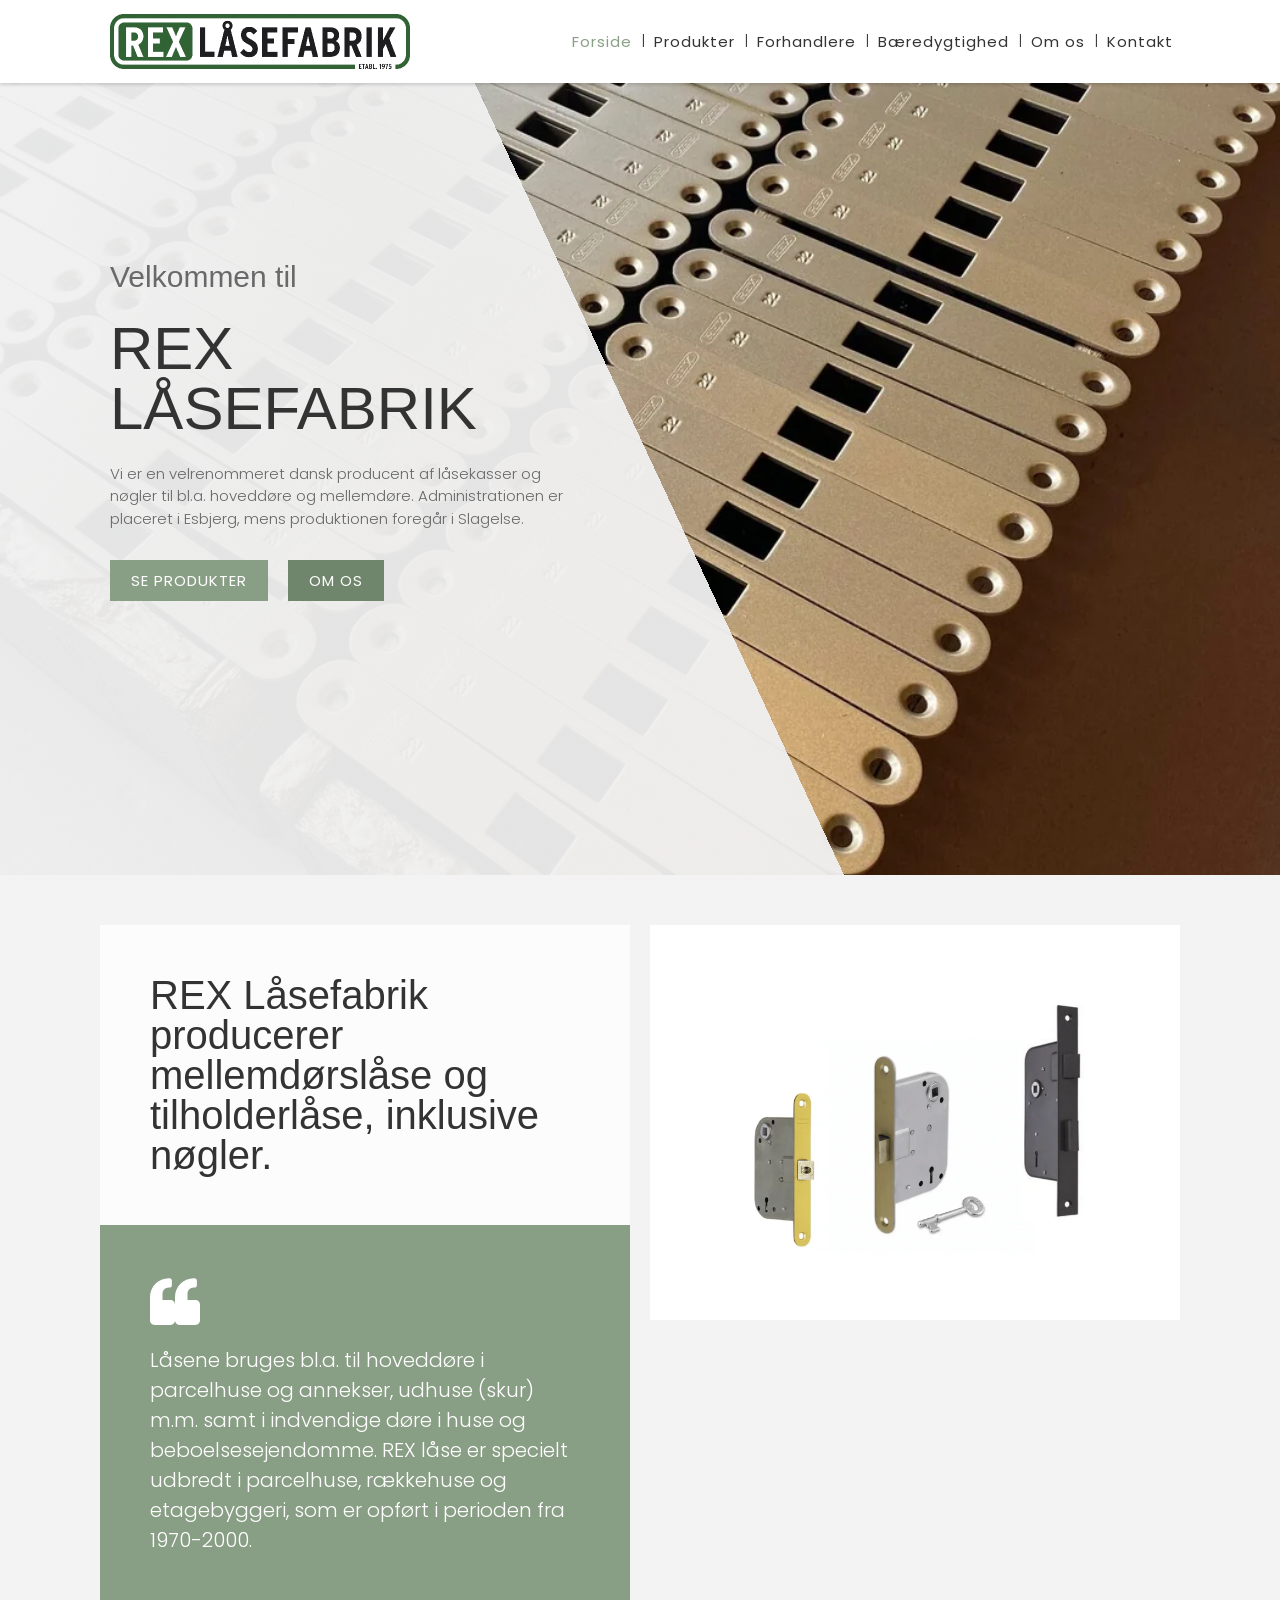
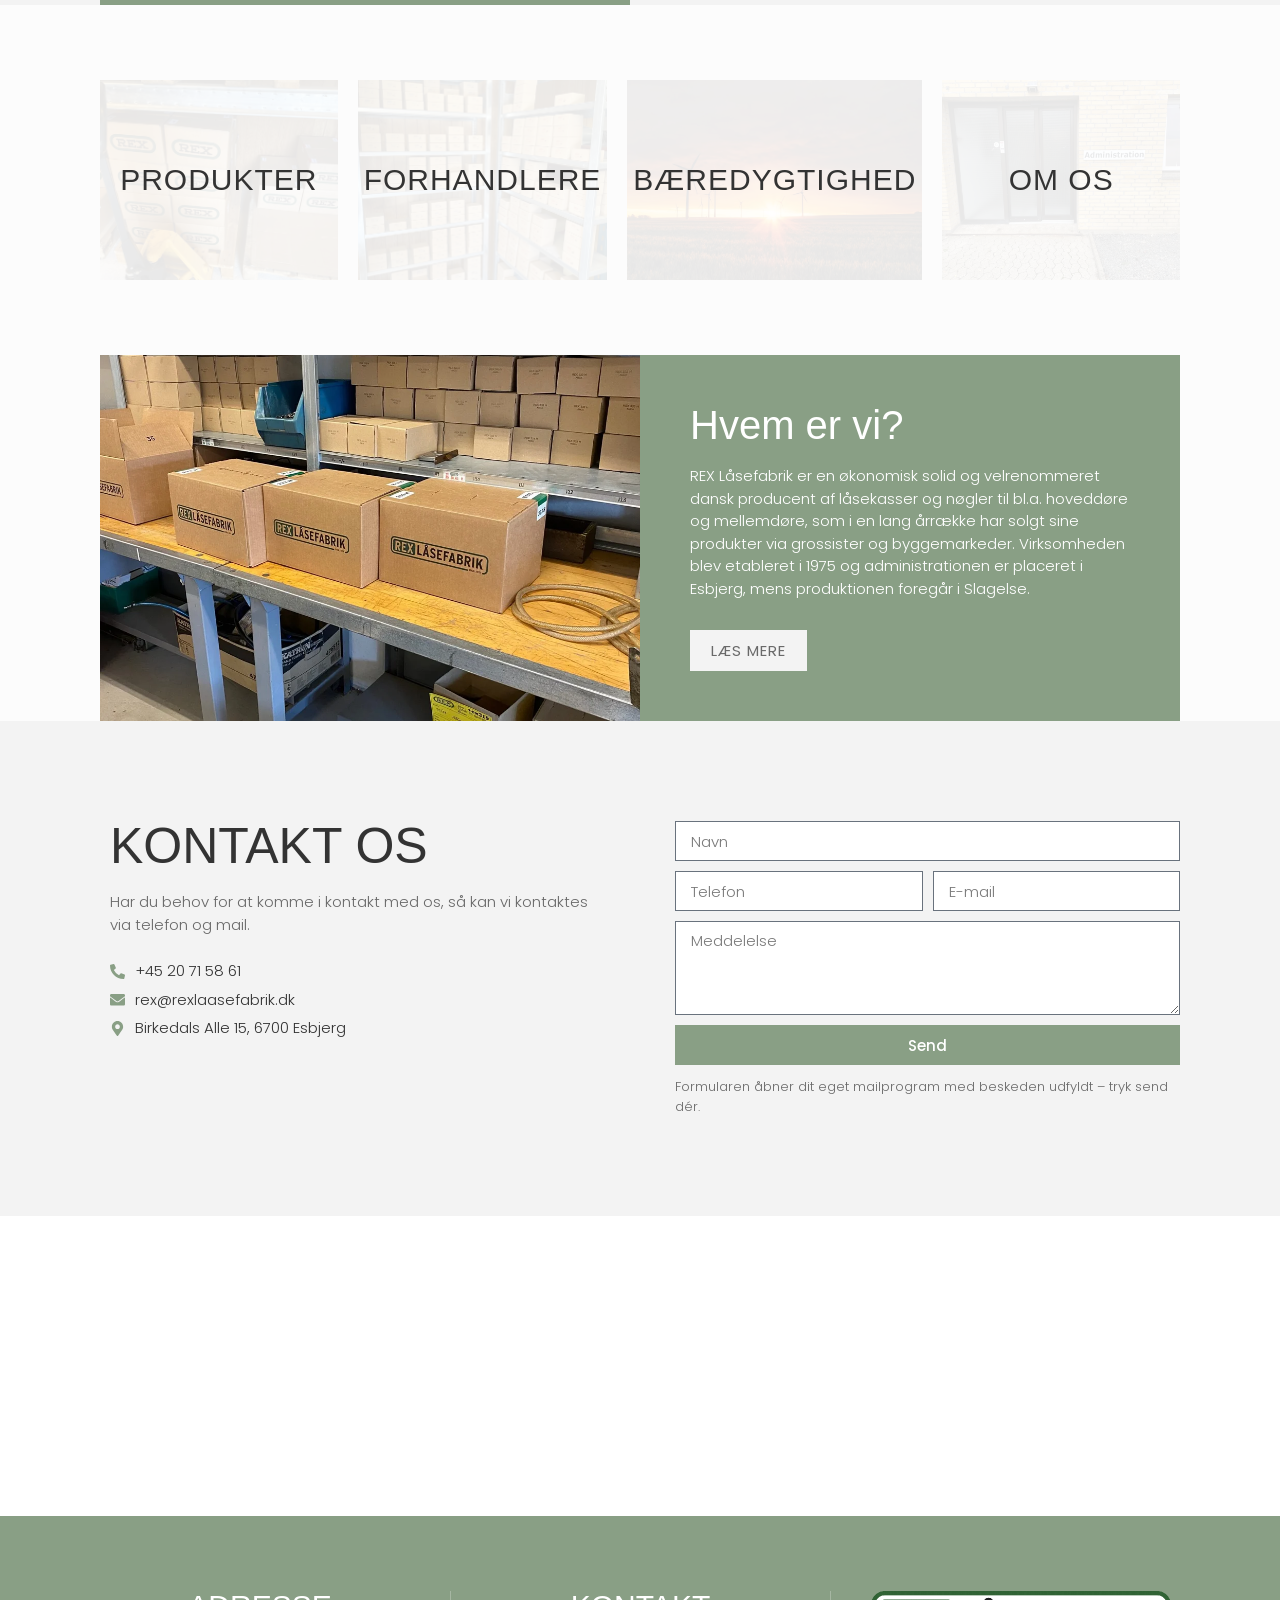
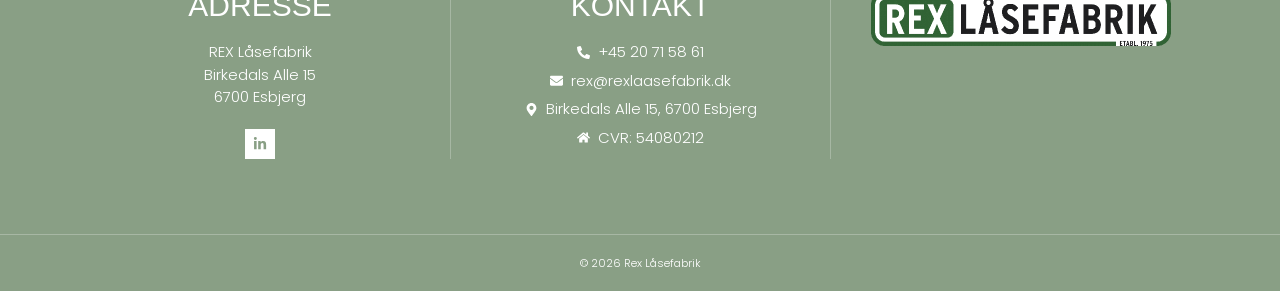
<file: index.html>
<!DOCTYPE html>
<html lang="da">
<head>
<meta charset="utf-8">
<meta name="viewport" content="width=device-width, initial-scale=1">
<title>Rex Låsefabrik – dansk producent af låsekasser og nøgler</title>
<meta name="description" content="REX Låsefabrik er en velrenommeret dansk producent af låsekasser og nøgler til hoveddøre og mellemdøre. Etableret 1975, administration i Esbjerg, produktion i Slagelse.">
<link rel="canonical" href="https://rexlaasefabrik.dk/">
<meta property="og:locale" content="da_DK">
<meta property="og:type" content="website">
<meta property="og:site_name" content="Rex Låsefabrik">
<meta property="og:title" content="Rex Låsefabrik – dansk producent af låsekasser og nøgler">
<meta property="og:description" content="REX Låsefabrik er en velrenommeret dansk producent af låsekasser og nøgler til hoveddøre og mellemdøre. Etableret 1975, administration i Esbjerg, produktion i Slagelse.">
<meta property="og:url" content="https://rexlaasefabrik.dk/">
<meta property="og:image" content="https://rexlaasefabrik.dk/assets/img/hero-1.webp">
<meta name="twitter:card" content="summary_large_image">
<link rel="icon" type="image/png" sizes="32x32" href="assets/favicon/favicon-32.png">
<link rel="icon" type="image/png" sizes="192x192" href="assets/favicon/favicon-192.png">
<link rel="apple-touch-icon" href="assets/favicon/apple-touch-icon.png">
<link rel="preload" href="assets/fonts/poppins-300-latin.woff2" as="font" type="font/woff2" crossorigin>
<link rel="stylesheet" href="assets/fonts/fonts.css">
<link rel="stylesheet" href="kode/styles.css?v=6">
<script src="kode/site.js?v=6" defer></script>
</head>
<body>
<a class="skip-link" href="#content">Videre til indhold</a>
<header class="site-header">
  <div class="container">
    <a class="logo" href="./" aria-label="Rex Låsefabrik – forside"><img src="assets/logo/logo.png" alt="REX Låsefabrik – etabl. 1975" width="300" height="55"></a>
    <button class="nav-toggle" type="button" aria-label="Menu" aria-expanded="false" aria-controls="nav"><svg viewBox="0 0 448 512" aria-hidden="true"><path fill="currentColor" d="M16 132h416c9 0 16-7 16-16V76c0-9-7-16-16-16H16C7 60 0 67 0 76v40c0 9 7 16 16 16zm0 160h416c9 0 16-7 16-16v-40c0-9-7-16-16-16H16c-9 0-16 7-16 16v40c0 9 7 16 16 16zm0 160h416c9 0 16-7 16-16v-40c0-9-7-16-16-16H16c-9 0-16 7-16 16v40c0 9 7 16 16 16z"/></svg></button>
    <nav class="nav" id="nav" aria-label="Hovedmenu"><ul><li><a href="./">Forside</a></li><li><a href="produkter/">Produkter</a></li><li><a href="forhandlere/">Forhandlere</a></li><li><a href="baeredygtighed/">Bæredygtighed</a></li><li><a href="om-os/">Om os</a></li><li><a href="kontakt/">Kontakt</a></li></ul></nav>
  </div>
</header>
<main id="content">

<section class="hero">
  <div class="slide on" style="background-image:url('assets/img/hero-1.webp')"></div>
  <div class="slide" style="background-image:url('assets/img/hero-2.webp')"></div>
  <div class="slide" style="background-image:url('assets/img/hero-3.webp')"></div>
  <div class="container"><div class="hero-text">
    <p class="pre">Velkommen til</p>
    <h1>Rex Låsefabrik</h1>
    <p>Vi er en velrenommeret dansk producent af låsekasser og nøgler til bl.a. hoveddøre og mellemdøre. Administrationen er placeret i Esbjerg, mens produktionen foregår i Slagelse.</p>
    <div class="btn-row"><a class="btn btn-sage" href="produkter/">Se produkter</a><a class="btn btn-dark" href="om-os/">Om os</a></div>
  </div></div>
</section>
<section class="intro"><div class="container">
  <div class="row">
    <div>
      <div class="card"><h2>REX Låsefabrik producerer mellemdørslåse og tilholderlåse, inklusive nøgler.</h2></div>
      <div class="quote-box"><svg viewBox="0 0 512 512" aria-hidden="true"><path d="M464 256h-80v-64c0-35 29-64 64-64h8c13 0 24-11 24-24V56c0-13-11-24-24-24h-8C341 32 256 117 256 224v240c0 27 21 48 48 48h160c27 0 48-21 48-48V304c0-27-21-48-48-48zm-256 0h-80v-64c0-35 29-64 64-64h8c13 0 24-11 24-24V56c0-13-11-24-24-24h-8C85 32 0 117 0 224v240c0 27 21 48 48 48h160c27 0 48-21 48-48V304c0-27-21-48-48-48z"/></svg><p>Låsene bruges bl.a. til hoveddøre i parcelhuse og annekser, udhuse (skur) m.m. samt i indvendige døre i huse og beboelsesejendomme. REX låse er specielt udbredt i parcelhuse, rækkehuse og etagebyggeri, som er opført i perioden fra 1970-2000.</p></div>
    </div>
    <div class="locks" style="background-image:url('assets/img/laasekasser-samling.webp')" role="img" aria-label="REX låsekasser i messing, stål og sort samt nøgle"></div>
  </div>
</div></section>
<section class="tiles"><div class="container">
  <a class="tile" href="produkter/" style="background-image:url('assets/img/flise-produkter.webp')"><h2>Produkter</h2></a>
  <a class="tile" href="forhandlere/" style="background-image:url('assets/img/flise-forhandlere.webp')"><h2>Forhandlere</h2></a>
  <a class="tile" href="baeredygtighed/" style="background-image:url('assets/img/vindmoeller.webp')"><h2>Bæredygtighed</h2></a>
  <a class="tile" href="om-os/" style="background-image:url('assets/img/flise-om-os.webp')"><h2>Om os</h2></a>
</div></section>
<section class="who"><div class="container">
  <div class="photo" style="background-image:url('assets/img/kasser-baenk.webp')" role="img" aria-label="REX-æsker på pakkebordet"></div>
  <div class="box">
    <h2>Hvem er vi?</h2>
    <p>REX Låsefabrik er en økonomisk solid og velrenommeret dansk producent af låsekasser og nøgler til bl.a. hoveddøre og mellemdøre, som i en lang årrække har solgt sine produkter via grossister og byggemarkeder. Virksomheden blev etableret i 1975 og administrationen er placeret i Esbjerg, mens produktionen foregår i Slagelse.</p>
    <a class="btn btn-light" href="om-os/">Læs mere</a>
  </div>
</div></section>
<section class="section grey contact-section home"><div class="container"><div class="contact">
  <div class="text">
    <h2>Kontakt os</h2>
    <p>Har du behov for at komme i kontakt med os, så kan vi kontaktes via telefon og mail.</p>
    <ul class="contact-list">
      <li><svg viewBox="0 0 512 512" aria-hidden="true"><path d="M493 362l-112-48a24 24 0 00-28 7l-50 61A371 371 0 01126 205l61-50a24 24 0 007-28L146 15A24 24 0 00118 1L14 25A24 24 0 00-5 48c0 256 208 464 464 464a24 24 0 0023-19l24-104a24 24 0 00-14-27z" transform="translate(5)"/></svg><a href="tel:+4520715861">+45 20 71 58 61</a></li>
      <li><svg viewBox="0 0 512 512" aria-hidden="true"><path d="M502 191c4-3 10 0 10 5v220c0 27-21 48-48 48H48c-27 0-48-21-48-48V196c0-5 6-8 10-5 22 17 52 39 154 113 21 15 57 48 92 48s71-33 92-48c102-74 132-96 154-113zM256 320c23 0 56-29 73-41 131-95 141-104 171-128 6-4 12-9 12-16v-19c0-27-21-48-48-48H48C21 68 0 89 0 116v19c0 7 6 12 12 16 30 24 40 33 171 128 17 12 50 41 73 41z"/></svg><a href="mailto:rex@rexlaasefabrik.dk">rex@rexlaasefabrik.dk</a></li>
      <li><svg viewBox="0 0 384 512" aria-hidden="true"><path d="M172 502C27 291 0 269 0 192 0 86 86 0 192 0s192 86 192 192c0 77-27 99-172 310-10 14-30 14-40 0zm20-230c44 0 80-36 80-80s-36-80-80-80-80 36-80 80 36 80 80 80z"/></svg><a href="https://www.google.com/maps/search/?api=1&query=Birkedals+Alle+15%2C+6700+Esbjerg" target="_blank" rel="noopener">Birkedals Alle 15, 6700 Esbjerg</a></li>
    </ul>
  </div>
  <form class="form" data-to="rex@rexlaasefabrik.dk" action="#" method="post" novalidate>
    <div class="row one"><label class="sr" for="f-navn">Navn</label><input id="f-navn" type="text" name="navn" placeholder="Navn" autocomplete="name"></div>
    <div class="row">
      <div><label class="sr" for="f-tlf">Telefon</label><input id="f-tlf" type="tel" name="telefon" placeholder="Telefon" autocomplete="tel" required></div>
      <div><label class="sr" for="f-mail">E-mail</label><input id="f-mail" type="email" name="email" placeholder="E-mail" autocomplete="email" required></div>
    </div>
    <div class="row one"><label class="sr" for="f-besked">Meddelelse</label><textarea id="f-besked" name="besked" placeholder="Meddelelse"></textarea></div>
    <input class="sr" type="text" name="hp" tabindex="-1" autocomplete="off" aria-hidden="true">
    <button class="btn btn-sage" type="submit">Send</button>
    <p class="note">Formularen åbner dit eget mailprogram med beskeden udfyldt – tryk send dér.</p>
  </form>
</div></div></section>
<div class="photo-band" style="background-image:url('assets/img/foto-baand.webp')" role="img" aria-label="Låsedele i messing fra produktionen"></div>
</main>
<footer class="site-footer">
  <div class="container footer-cols">
    <div>
      <h5>Adresse</h5>
      <p>REX Låsefabrik<br>Birkedals Alle 15<br>6700 Esbjerg</p>
      <a class="social" href="https://www.linkedin.com/company/rex-l%C3%A5sefabrik-aps/" target="_blank" rel="noopener" aria-label="REX Låsefabrik på LinkedIn"><svg viewBox="0 0 448 512" aria-hidden="true"><path d="M100 448H7V149h93zM54 108C24 108 0 83 0 54a54 54 0 01108 0c0 29-24 54-54 54zm394 340h-93V302c0-35-1-79-48-79-48 0-56 38-56 77v148h-93V149h89v41h1c12-24 43-48 88-48 94 0 112 62 112 143v163z"/></svg></a>
    </div>
    <div>
      <h5>Kontakt</h5>
      <ul class="footer-list">
        <li><svg viewBox="0 0 512 512" aria-hidden="true"><path d="M493 362l-112-48a24 24 0 00-28 7l-50 61A371 371 0 01126 205l61-50a24 24 0 007-28L146 15A24 24 0 00118 1L14 25A24 24 0 00-5 48c0 256 208 464 464 464a24 24 0 0023-19l24-104a24 24 0 00-14-27z" transform="translate(5)"/></svg><a href="tel:+4520715861">+45 20 71 58 61</a></li>
        <li><svg viewBox="0 0 512 512" aria-hidden="true"><path d="M502 191c4-3 10 0 10 5v220c0 27-21 48-48 48H48c-27 0-48-21-48-48V196c0-5 6-8 10-5 22 17 52 39 154 113 21 15 57 48 92 48s71-33 92-48c102-74 132-96 154-113zM256 320c23 0 56-29 73-41 131-95 141-104 171-128 6-4 12-9 12-16v-19c0-27-21-48-48-48H48C21 68 0 89 0 116v19c0 7 6 12 12 16 30 24 40 33 171 128 17 12 50 41 73 41z"/></svg><a href="mailto:rex@rexlaasefabrik.dk">rex@rexlaasefabrik.dk</a></li>
        <li><svg viewBox="0 0 384 512" aria-hidden="true"><path d="M172 502C27 291 0 269 0 192 0 86 86 0 192 0s192 86 192 192c0 77-27 99-172 310-10 14-30 14-40 0zm20-230c44 0 80-36 80-80s-36-80-80-80-80 36-80 80 36 80 80 80z"/></svg><a href="https://www.google.com/maps/search/?api=1&query=Birkedals+Alle+15%2C+6700+Esbjerg" target="_blank" rel="noopener">Birkedals Alle 15, 6700 Esbjerg</a></li>
        <li><svg viewBox="0 0 576 512" aria-hidden="true"><path d="M280 148L96 300v164c0 9 7 16 16 16h112c9 0 16-7 16-16V368c0-9 7-16 16-16h64c9 0 16 7 16 16v96c0 9 7 16 16 16h112c9 0 16-7 16-16V300L296 148c-5-4-11-4-16 0zm292 103l-84-69V43c0-7-5-12-12-12h-56c-7 0-12 5-12 12v73l-89-74c-20-16-48-16-68 0L4 251c-5 4-6 12-2 17l25 31c4 5 12 6 17 2l236-194c5-4 11-4 16 0l236 194c5 4 13 3 17-2l25-31c4-5 4-13-2-17z"/></svg><span>CVR: 54080212</span></li>
      </ul>
    </div>
    <div class="footer-logo"><img src="assets/logo/logo-hvid-bund.png" alt="REX Låsefabrik" width="300" height="55"></div>
  </div>
  <div class="footer-bottom">© <span class="year">2026</span> Rex Låsefabrik</div>
</footer>

</body>
</html>
</file>
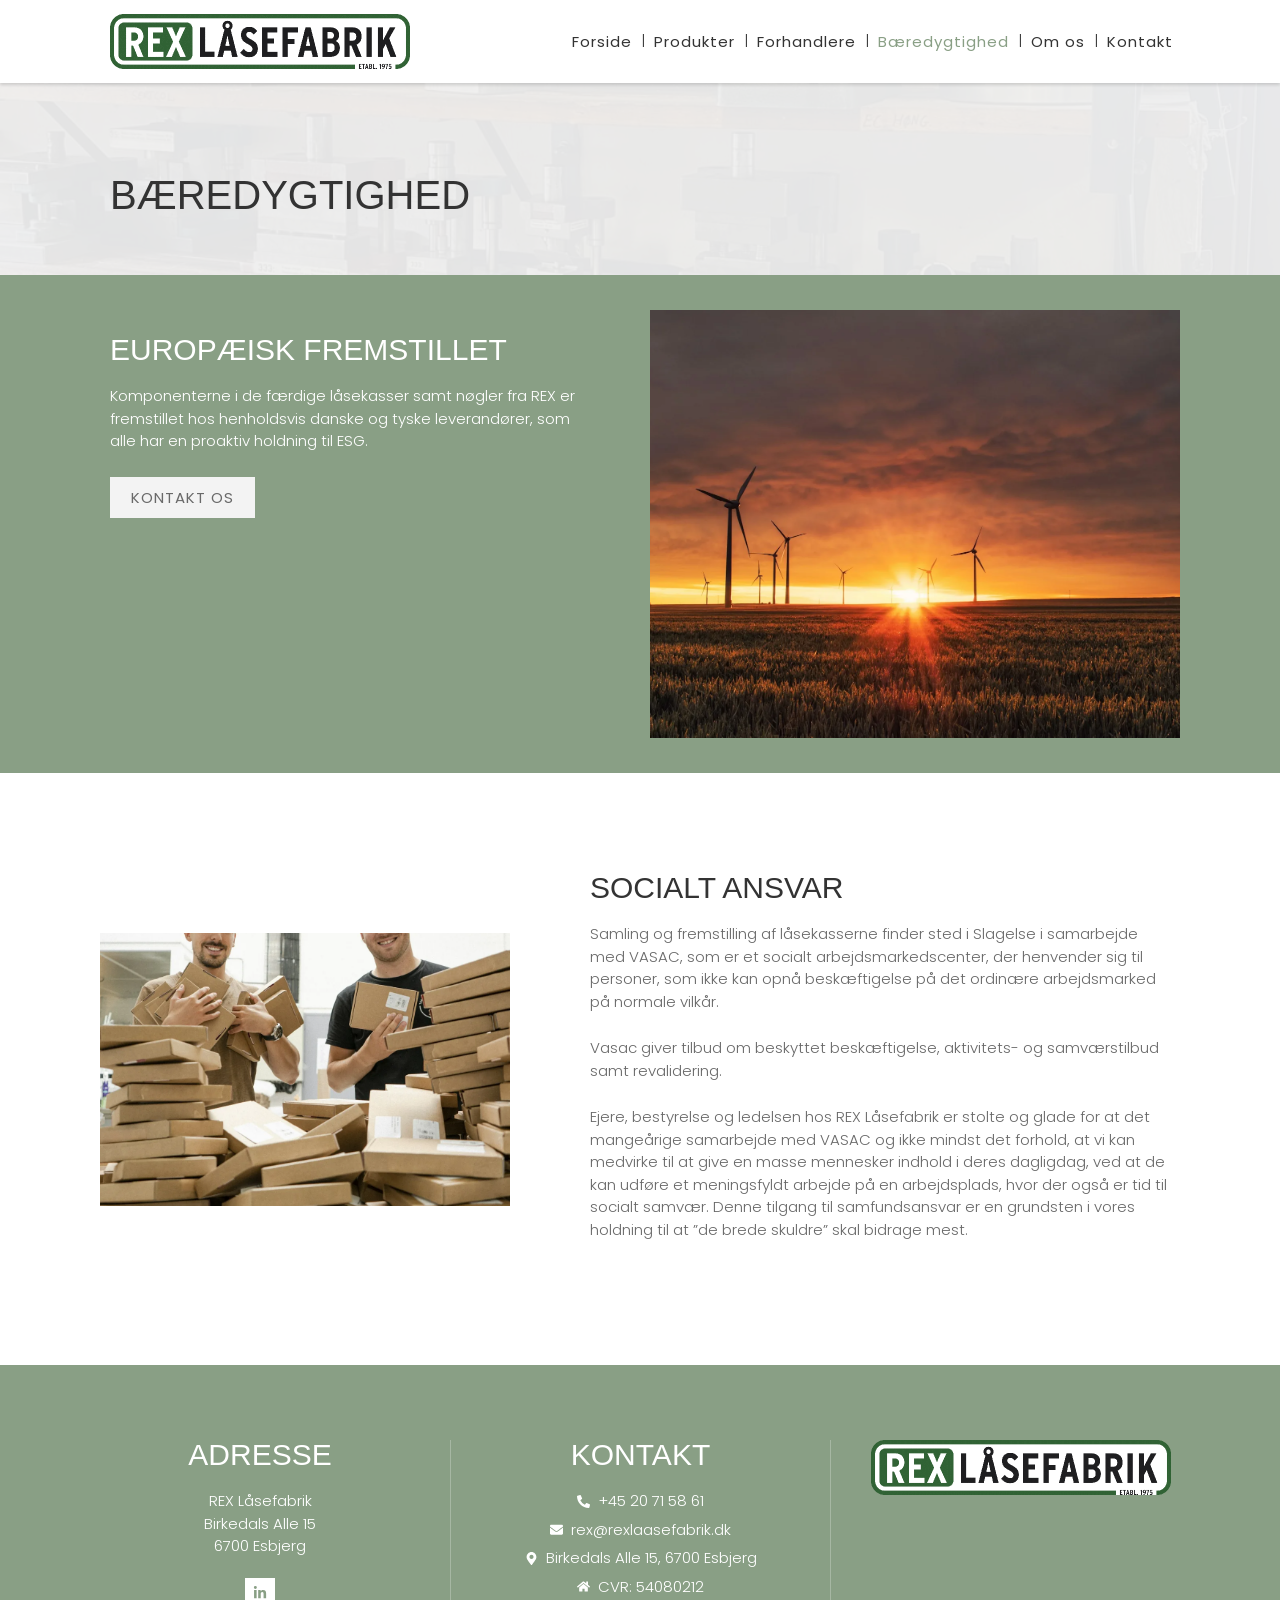
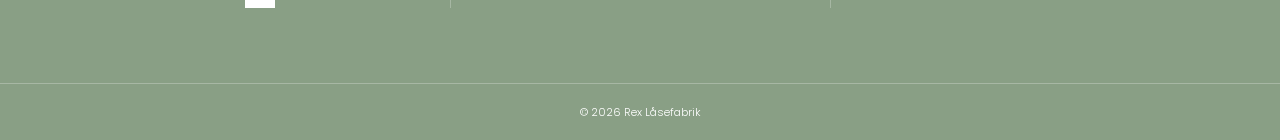
<file: baeredygtighed/index.html>
<!DOCTYPE html>
<html lang="da">
<head>
<meta charset="utf-8">
<meta name="viewport" content="width=device-width, initial-scale=1">
<title>Bæredygtighed - Rex Låsefabrik</title>
<meta name="description" content="REX låsekasser er europæisk fremstillet med komponenter fra danske og tyske leverandører og samles i Slagelse i samarbejde med det sociale arbejdsmarkedscenter VASAC.">
<link rel="canonical" href="https://rexlaasefabrik.dk/baeredygtighed/">
<meta property="og:locale" content="da_DK">
<meta property="og:type" content="website">
<meta property="og:site_name" content="Rex Låsefabrik">
<meta property="og:title" content="Bæredygtighed - Rex Låsefabrik">
<meta property="og:description" content="REX låsekasser er europæisk fremstillet med komponenter fra danske og tyske leverandører og samles i Slagelse i samarbejde med det sociale arbejdsmarkedscenter VASAC.">
<meta property="og:url" content="https://rexlaasefabrik.dk/baeredygtighed/">
<meta property="og:image" content="https://rexlaasefabrik.dk/assets/img/hero-1.webp">
<meta name="twitter:card" content="summary_large_image">
<link rel="icon" type="image/png" sizes="32x32" href="../assets/favicon/favicon-32.png">
<link rel="icon" type="image/png" sizes="192x192" href="../assets/favicon/favicon-192.png">
<link rel="apple-touch-icon" href="../assets/favicon/apple-touch-icon.png">
<link rel="preload" href="../assets/fonts/poppins-300-latin.woff2" as="font" type="font/woff2" crossorigin>
<link rel="stylesheet" href="../assets/fonts/fonts.css">
<link rel="stylesheet" href="../kode/styles.css?v=6">
<script src="../kode/site.js?v=6" defer></script>
</head>
<body>
<a class="skip-link" href="#content">Videre til indhold</a>
<header class="site-header">
  <div class="container">
    <a class="logo" href="../" aria-label="Rex Låsefabrik – forside"><img src="../assets/logo/logo.png" alt="REX Låsefabrik – etabl. 1975" width="300" height="55"></a>
    <button class="nav-toggle" type="button" aria-label="Menu" aria-expanded="false" aria-controls="nav"><svg viewBox="0 0 448 512" aria-hidden="true"><path fill="currentColor" d="M16 132h416c9 0 16-7 16-16V76c0-9-7-16-16-16H16C7 60 0 67 0 76v40c0 9 7 16 16 16zm0 160h416c9 0 16-7 16-16v-40c0-9-7-16-16-16H16c-9 0-16 7-16 16v40c0 9 7 16 16 16zm0 160h416c9 0 16-7 16-16v-40c0-9-7-16-16-16H16c-9 0-16 7-16 16v40c0 9 7 16 16 16z"/></svg></button>
    <nav class="nav" id="nav" aria-label="Hovedmenu"><ul><li><a href="../">Forside</a></li><li><a href="../produkter/">Produkter</a></li><li><a href="../forhandlere/">Forhandlere</a></li><li><a href="../baeredygtighed/">Bæredygtighed</a></li><li><a href="../om-os/">Om os</a></li><li><a href="../kontakt/">Kontakt</a></li></ul></nav>
  </div>
</header>
<main id="content">
<section class="page-title" style="background-image:url('../assets/img/titelbaand.webp')"><div class="container"><h1>Bæredygtighed</h1></div></section><section class="band"><div class="container band-split">
  <div class="text"><h2 class="small">Europæisk fremstillet</h2>
<p>Komponenterne i de færdige låsekasser samt nøgler fra REX er fremstillet hos henholdsvis danske og tyske leverandører, som alle har en proaktiv holdning til ESG.</p>
<a class="btn btn-light" href="../kontakt/">Kontakt os</a></div>
  <div class="media" style="background-image:url('../assets/img/vindmoeller.webp')" role="img" aria-label="Vindmøller på en mark i solnedgang"></div>
</div></section><section class="section"><div class="container frame-split"><div class="frame tall"><div class="pic land" style="background-image:url('../assets/img/lagerarbejdere.webp')" role="img" aria-label="To smilende medarbejdere pakker æsker på et lager"></div></div><div class="text"><h2 class="small">Socialt ansvar</h2>
<p>Samling og fremstilling af låsekasserne finder sted i Slagelse i samarbejde med VASAC, som er et socialt arbejdsmarkedscenter, der henvender sig til personer, som ikke kan opnå beskæftigelse på det ordinære arbejdsmarked på normale vilkår.</p>
<p>Vasac giver tilbud om beskyttet beskæftigelse, aktivitets- og samværstilbud samt revalidering.</p>
<p>Ejere, bestyrelse og ledelsen hos REX Låsefabrik er stolte og glade for at det mangeårige samarbejde med VASAC og ikke mindst det forhold, at vi kan medvirke til at give en masse mennesker indhold i deres dagligdag, ved at de kan udføre et meningsfyldt arbejde på en arbejdsplads, hvor der også er tid til socialt samvær. Denne tilgang til samfundsansvar er en grundsten i vores holdning til at ”de brede skuldre” skal bidrage mest.</p></div></div></section>
</main>
<footer class="site-footer">
  <div class="container footer-cols">
    <div>
      <h5>Adresse</h5>
      <p>REX Låsefabrik<br>Birkedals Alle 15<br>6700 Esbjerg</p>
      <a class="social" href="https://www.linkedin.com/company/rex-l%C3%A5sefabrik-aps/" target="_blank" rel="noopener" aria-label="REX Låsefabrik på LinkedIn"><svg viewBox="0 0 448 512" aria-hidden="true"><path d="M100 448H7V149h93zM54 108C24 108 0 83 0 54a54 54 0 01108 0c0 29-24 54-54 54zm394 340h-93V302c0-35-1-79-48-79-48 0-56 38-56 77v148h-93V149h89v41h1c12-24 43-48 88-48 94 0 112 62 112 143v163z"/></svg></a>
    </div>
    <div>
      <h5>Kontakt</h5>
      <ul class="footer-list">
        <li><svg viewBox="0 0 512 512" aria-hidden="true"><path d="M493 362l-112-48a24 24 0 00-28 7l-50 61A371 371 0 01126 205l61-50a24 24 0 007-28L146 15A24 24 0 00118 1L14 25A24 24 0 00-5 48c0 256 208 464 464 464a24 24 0 0023-19l24-104a24 24 0 00-14-27z" transform="translate(5)"/></svg><a href="tel:+4520715861">+45 20 71 58 61</a></li>
        <li><svg viewBox="0 0 512 512" aria-hidden="true"><path d="M502 191c4-3 10 0 10 5v220c0 27-21 48-48 48H48c-27 0-48-21-48-48V196c0-5 6-8 10-5 22 17 52 39 154 113 21 15 57 48 92 48s71-33 92-48c102-74 132-96 154-113zM256 320c23 0 56-29 73-41 131-95 141-104 171-128 6-4 12-9 12-16v-19c0-27-21-48-48-48H48C21 68 0 89 0 116v19c0 7 6 12 12 16 30 24 40 33 171 128 17 12 50 41 73 41z"/></svg><a href="mailto:rex@rexlaasefabrik.dk">rex@rexlaasefabrik.dk</a></li>
        <li><svg viewBox="0 0 384 512" aria-hidden="true"><path d="M172 502C27 291 0 269 0 192 0 86 86 0 192 0s192 86 192 192c0 77-27 99-172 310-10 14-30 14-40 0zm20-230c44 0 80-36 80-80s-36-80-80-80-80 36-80 80 36 80 80 80z"/></svg><a href="https://www.google.com/maps/search/?api=1&query=Birkedals+Alle+15%2C+6700+Esbjerg" target="_blank" rel="noopener">Birkedals Alle 15, 6700 Esbjerg</a></li>
        <li><svg viewBox="0 0 576 512" aria-hidden="true"><path d="M280 148L96 300v164c0 9 7 16 16 16h112c9 0 16-7 16-16V368c0-9 7-16 16-16h64c9 0 16 7 16 16v96c0 9 7 16 16 16h112c9 0 16-7 16-16V300L296 148c-5-4-11-4-16 0zm292 103l-84-69V43c0-7-5-12-12-12h-56c-7 0-12 5-12 12v73l-89-74c-20-16-48-16-68 0L4 251c-5 4-6 12-2 17l25 31c4 5 12 6 17 2l236-194c5-4 11-4 16 0l236 194c5 4 13 3 17-2l25-31c4-5 4-13-2-17z"/></svg><span>CVR: 54080212</span></li>
      </ul>
    </div>
    <div class="footer-logo"><img src="../assets/logo/logo-hvid-bund.png" alt="REX Låsefabrik" width="300" height="55"></div>
  </div>
  <div class="footer-bottom">© <span class="year">2026</span> Rex Låsefabrik</div>
</footer>

</body>
</html>
</file>
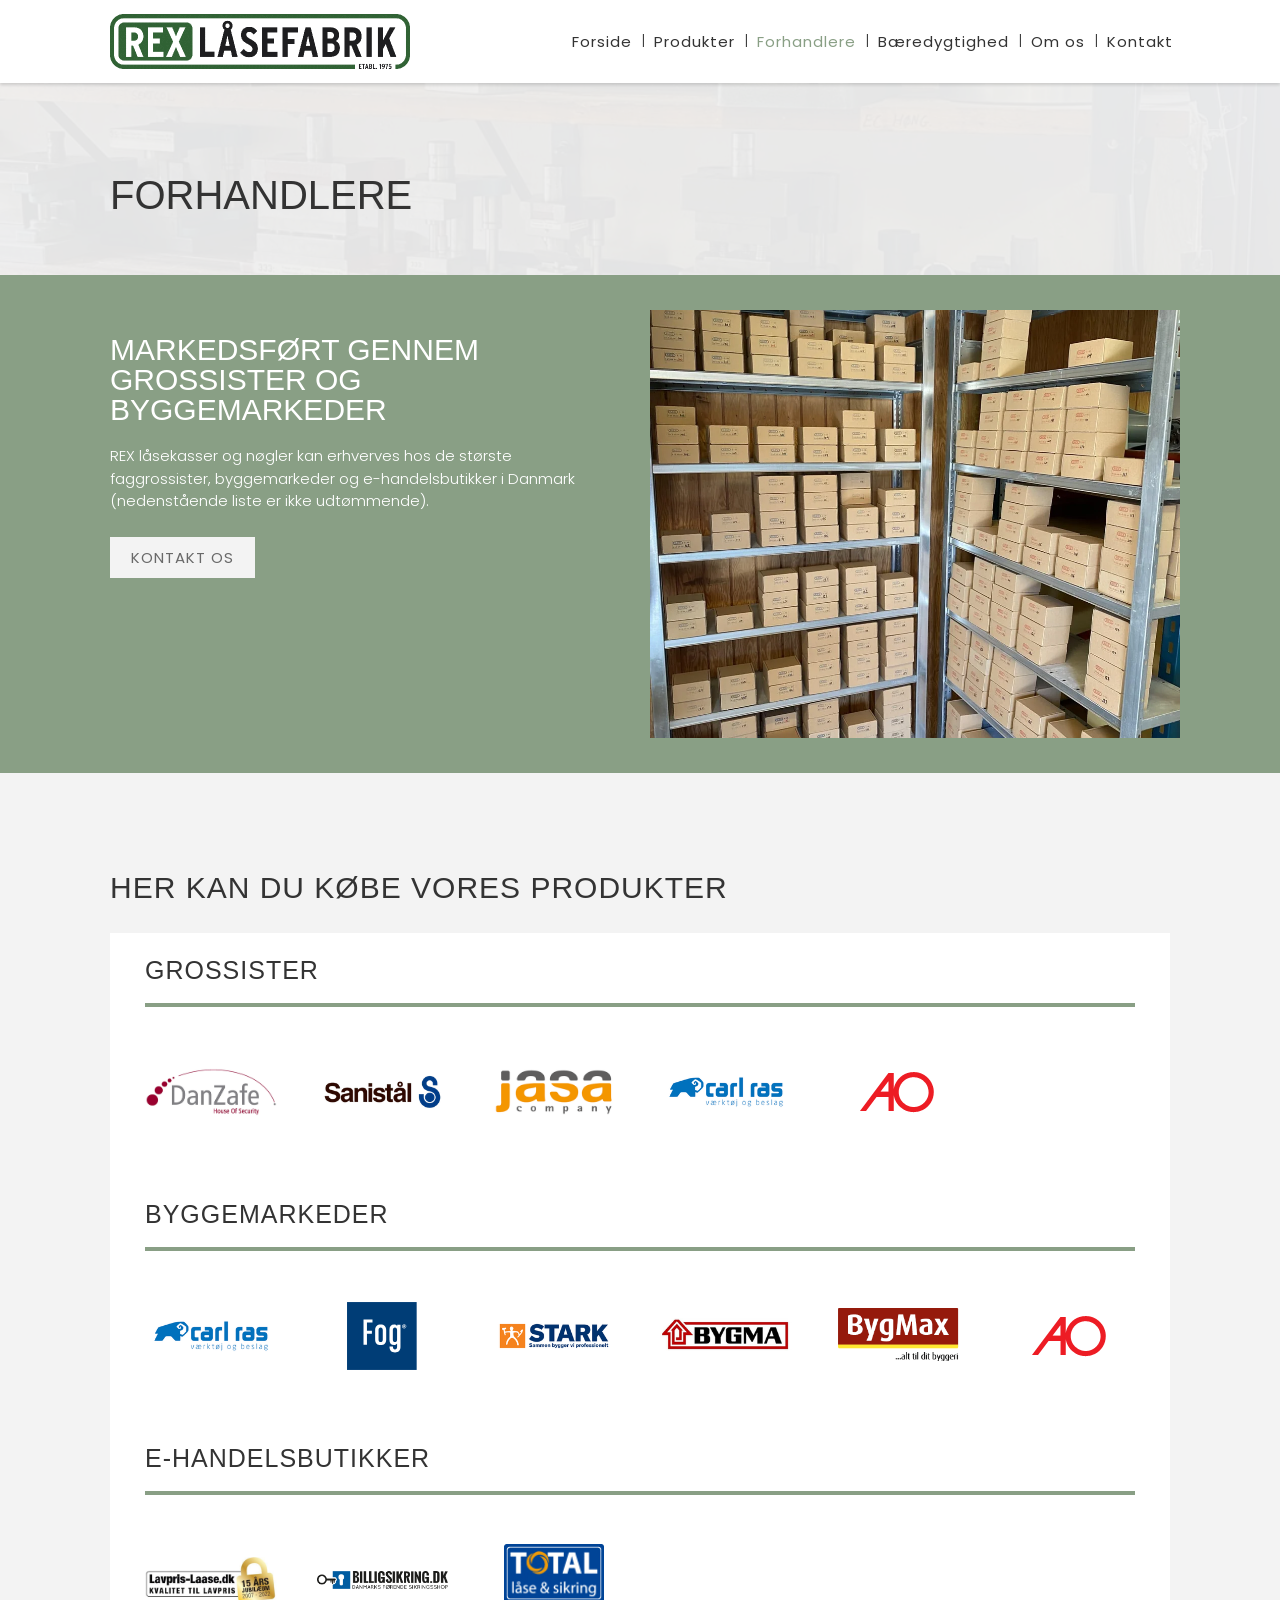
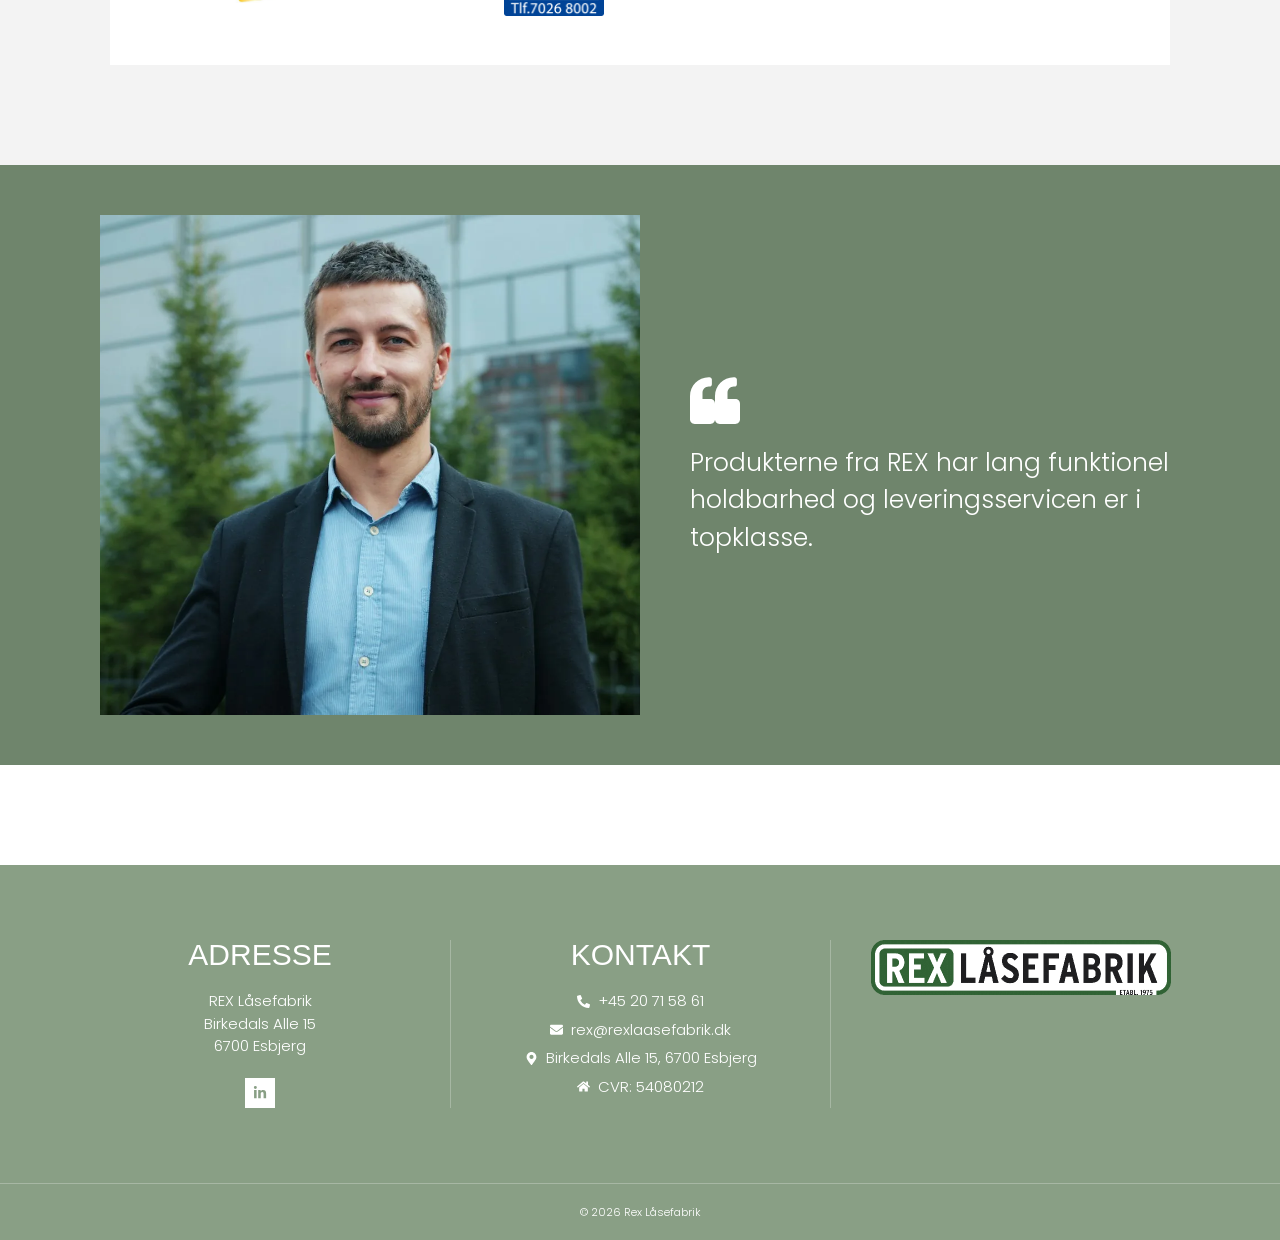
<file: forhandlere/index.html>
<!DOCTYPE html>
<html lang="da">
<head>
<meta charset="utf-8">
<meta name="viewport" content="width=device-width, initial-scale=1">
<title>Forhandlere - Rex Låsefabrik</title>
<meta name="description" content="REX låsekasser og nøgler forhandles af de største faggrossister (DanZafe, Sanistål, Jasa, Carl Ras, AO), byggemarkeder (Fog, Stark, Bygma, BygMax) og e-handelsbutikker i Danmark.">
<link rel="canonical" href="https://rexlaasefabrik.dk/forhandlere/">
<meta property="og:locale" content="da_DK">
<meta property="og:type" content="website">
<meta property="og:site_name" content="Rex Låsefabrik">
<meta property="og:title" content="Forhandlere - Rex Låsefabrik">
<meta property="og:description" content="REX låsekasser og nøgler forhandles af de største faggrossister (DanZafe, Sanistål, Jasa, Carl Ras, AO), byggemarkeder (Fog, Stark, Bygma, BygMax) og e-handelsbutikker i Danmark.">
<meta property="og:url" content="https://rexlaasefabrik.dk/forhandlere/">
<meta property="og:image" content="https://rexlaasefabrik.dk/assets/img/hero-1.webp">
<meta name="twitter:card" content="summary_large_image">
<link rel="icon" type="image/png" sizes="32x32" href="../assets/favicon/favicon-32.png">
<link rel="icon" type="image/png" sizes="192x192" href="../assets/favicon/favicon-192.png">
<link rel="apple-touch-icon" href="../assets/favicon/apple-touch-icon.png">
<link rel="preload" href="../assets/fonts/poppins-300-latin.woff2" as="font" type="font/woff2" crossorigin>
<link rel="stylesheet" href="../assets/fonts/fonts.css">
<link rel="stylesheet" href="../kode/styles.css?v=6">
<script src="../kode/site.js?v=6" defer></script>
</head>
<body>
<a class="skip-link" href="#content">Videre til indhold</a>
<header class="site-header">
  <div class="container">
    <a class="logo" href="../" aria-label="Rex Låsefabrik – forside"><img src="../assets/logo/logo.png" alt="REX Låsefabrik – etabl. 1975" width="300" height="55"></a>
    <button class="nav-toggle" type="button" aria-label="Menu" aria-expanded="false" aria-controls="nav"><svg viewBox="0 0 448 512" aria-hidden="true"><path fill="currentColor" d="M16 132h416c9 0 16-7 16-16V76c0-9-7-16-16-16H16C7 60 0 67 0 76v40c0 9 7 16 16 16zm0 160h416c9 0 16-7 16-16v-40c0-9-7-16-16-16H16c-9 0-16 7-16 16v40c0 9 7 16 16 16zm0 160h416c9 0 16-7 16-16v-40c0-9-7-16-16-16H16c-9 0-16 7-16 16v40c0 9 7 16 16 16z"/></svg></button>
    <nav class="nav" id="nav" aria-label="Hovedmenu"><ul><li><a href="../">Forside</a></li><li><a href="../produkter/">Produkter</a></li><li><a href="../forhandlere/">Forhandlere</a></li><li><a href="../baeredygtighed/">Bæredygtighed</a></li><li><a href="../om-os/">Om os</a></li><li><a href="../kontakt/">Kontakt</a></li></ul></nav>
  </div>
</header>
<main id="content">
<section class="page-title" style="background-image:url('../assets/img/titelbaand.webp')"><div class="container"><h1>Forhandlere</h1></div></section><section class="band"><div class="container band-split">
  <div class="text"><h2 class="small">Markedsført gennem grossister og byggemarkeder</h2>
<p>REX låsekasser og nøgler kan erhverves hos de største faggrossister, byggemarkeder og e-handelsbutikker i Danmark (nedenstående liste er ikke udtømmende).</p>
<a class="btn btn-light" href="../kontakt/">Kontakt os</a></div>
  <div class="media" style="background-image:url('../assets/img/reoler.webp')" role="img" aria-label="Reoler med REX-æsker på lageret"></div>
</div></section><section class="section grey dealers"><div class="container">
  <h2>Her kan du købe vores produkter</h2>
  <div class="dealer-card"><div class="dealer-group"><h3>Grossister</h3><hr><div class="dealer-logos"><a href="https://www.danzafe.dk/" target="_blank" rel="noopener"><img src="../assets/img/forhandlere/danzafe.png" alt="DanZafe" style="width:177px"></a><a href="https://www.sanistaal.com/da" target="_blank" rel="noopener"><img src="../assets/img/forhandlere/sanistaal.png" alt="Sanistål" style="width:177px"></a><a href="https://www.jasaco.dk/" target="_blank" rel="noopener"><img src="../assets/img/forhandlere/jasaco.png" alt="Jasa Company" style="width:120px"></a><a href="https://www.carl-ras.dk/" target="_blank" rel="noopener"><img src="../assets/img/forhandlere/carl-ras.png" alt="Carl Ras" style="width:177px"></a><a href="https://ao.dk/" target="_blank" rel="noopener"><img src="../assets/img/forhandlere/ao.png" alt="AO" style="width:74px"></a></div></div><div class="dealer-group"><h3>Byggemarkeder</h3><hr><div class="dealer-logos"><a href="https://www.carl-ras.dk/" target="_blank" rel="noopener"><img src="../assets/img/forhandlere/carl-ras.png" alt="Carl Ras" style="width:177px"></a><a href="https://www.johannesfog.dk/" target="_blank" rel="noopener"><img src="../assets/img/forhandlere/fog.svg" alt="Johannes Fog" style="width:70px"></a><a href="https://www.stark.dk/" target="_blank" rel="noopener"><img src="../assets/img/forhandlere/stark.png" alt="Stark" style="width:177px"></a><a href="https://www.bygma.dk/" target="_blank" rel="noopener"><img src="../assets/img/forhandlere/bygma.png" alt="Bygma" style="width:177px"></a><a href="https://www.bygmax.dk/" target="_blank" rel="noopener"><img src="../assets/img/forhandlere/bygmax.png" alt="BygMax" style="width:177px"></a><a href="https://ao.dk/" target="_blank" rel="noopener"><img src="../assets/img/forhandlere/ao.png" alt="AO" style="width:74px"></a></div></div><div class="dealer-group"><h3>E-handelsbutikker</h3><hr><div class="dealer-logos"><a class="wide" href="https://lavpris-laase.dk/" target="_blank" rel="noopener"><img src="../assets/img/forhandlere/lavpris-laase.png" alt="Lavpris-Laase.dk" style="width:210px"></a><a class="wide" href="https://www.billigsikring.dk/shop/frontpage.html" target="_blank" rel="noopener"><img src="../assets/img/forhandlere/billigsikring.png" alt="Billigsikring.dk" style="width:227px"></a><a href="https://totallaase.dk/" target="_blank" rel="noopener"><img src="../assets/img/forhandlere/totallaase.png" alt="Total låse & sikring" style="width:100px"></a></div></div></div>
</div></section><section class="quote-section"><div class="container">
  <div class="pic" style="background-image:url('../assets/img/forhandler-portraet.webp')" role="img" aria-label="Smilende mand i jakkesæt"></div>
  <blockquote><svg viewBox="0 0 512 512" aria-hidden="true"><path d="M464 256h-80v-64c0-35 29-64 64-64h8c13 0 24-11 24-24V56c0-13-11-24-24-24h-8C341 32 256 117 256 224v240c0 27 21 48 48 48h160c27 0 48-21 48-48V304c0-27-21-48-48-48zm-256 0h-80v-64c0-35 29-64 64-64h8c13 0 24-11 24-24V56c0-13-11-24-24-24h-8C85 32 0 117 0 224v240c0 27 21 48 48 48h160c27 0 48-21 48-48V304c0-27-21-48-48-48z"/></svg>Produkterne fra REX har lang funktionel holdbarhed og leveringsservicen er i topklasse.</blockquote>
</div></section>
</main>
<footer class="site-footer">
  <div class="container footer-cols">
    <div>
      <h5>Adresse</h5>
      <p>REX Låsefabrik<br>Birkedals Alle 15<br>6700 Esbjerg</p>
      <a class="social" href="https://www.linkedin.com/company/rex-l%C3%A5sefabrik-aps/" target="_blank" rel="noopener" aria-label="REX Låsefabrik på LinkedIn"><svg viewBox="0 0 448 512" aria-hidden="true"><path d="M100 448H7V149h93zM54 108C24 108 0 83 0 54a54 54 0 01108 0c0 29-24 54-54 54zm394 340h-93V302c0-35-1-79-48-79-48 0-56 38-56 77v148h-93V149h89v41h1c12-24 43-48 88-48 94 0 112 62 112 143v163z"/></svg></a>
    </div>
    <div>
      <h5>Kontakt</h5>
      <ul class="footer-list">
        <li><svg viewBox="0 0 512 512" aria-hidden="true"><path d="M493 362l-112-48a24 24 0 00-28 7l-50 61A371 371 0 01126 205l61-50a24 24 0 007-28L146 15A24 24 0 00118 1L14 25A24 24 0 00-5 48c0 256 208 464 464 464a24 24 0 0023-19l24-104a24 24 0 00-14-27z" transform="translate(5)"/></svg><a href="tel:+4520715861">+45 20 71 58 61</a></li>
        <li><svg viewBox="0 0 512 512" aria-hidden="true"><path d="M502 191c4-3 10 0 10 5v220c0 27-21 48-48 48H48c-27 0-48-21-48-48V196c0-5 6-8 10-5 22 17 52 39 154 113 21 15 57 48 92 48s71-33 92-48c102-74 132-96 154-113zM256 320c23 0 56-29 73-41 131-95 141-104 171-128 6-4 12-9 12-16v-19c0-27-21-48-48-48H48C21 68 0 89 0 116v19c0 7 6 12 12 16 30 24 40 33 171 128 17 12 50 41 73 41z"/></svg><a href="mailto:rex@rexlaasefabrik.dk">rex@rexlaasefabrik.dk</a></li>
        <li><svg viewBox="0 0 384 512" aria-hidden="true"><path d="M172 502C27 291 0 269 0 192 0 86 86 0 192 0s192 86 192 192c0 77-27 99-172 310-10 14-30 14-40 0zm20-230c44 0 80-36 80-80s-36-80-80-80-80 36-80 80 36 80 80 80z"/></svg><a href="https://www.google.com/maps/search/?api=1&query=Birkedals+Alle+15%2C+6700+Esbjerg" target="_blank" rel="noopener">Birkedals Alle 15, 6700 Esbjerg</a></li>
        <li><svg viewBox="0 0 576 512" aria-hidden="true"><path d="M280 148L96 300v164c0 9 7 16 16 16h112c9 0 16-7 16-16V368c0-9 7-16 16-16h64c9 0 16 7 16 16v96c0 9 7 16 16 16h112c9 0 16-7 16-16V300L296 148c-5-4-11-4-16 0zm292 103l-84-69V43c0-7-5-12-12-12h-56c-7 0-12 5-12 12v73l-89-74c-20-16-48-16-68 0L4 251c-5 4-6 12-2 17l25 31c4 5 12 6 17 2l236-194c5-4 11-4 16 0l236 194c5 4 13 3 17-2l25-31c4-5 4-13-2-17z"/></svg><span>CVR: 54080212</span></li>
      </ul>
    </div>
    <div class="footer-logo"><img src="../assets/logo/logo-hvid-bund.png" alt="REX Låsefabrik" width="300" height="55"></div>
  </div>
  <div class="footer-bottom">© <span class="year">2026</span> Rex Låsefabrik</div>
</footer>

</body>
</html>
</file>
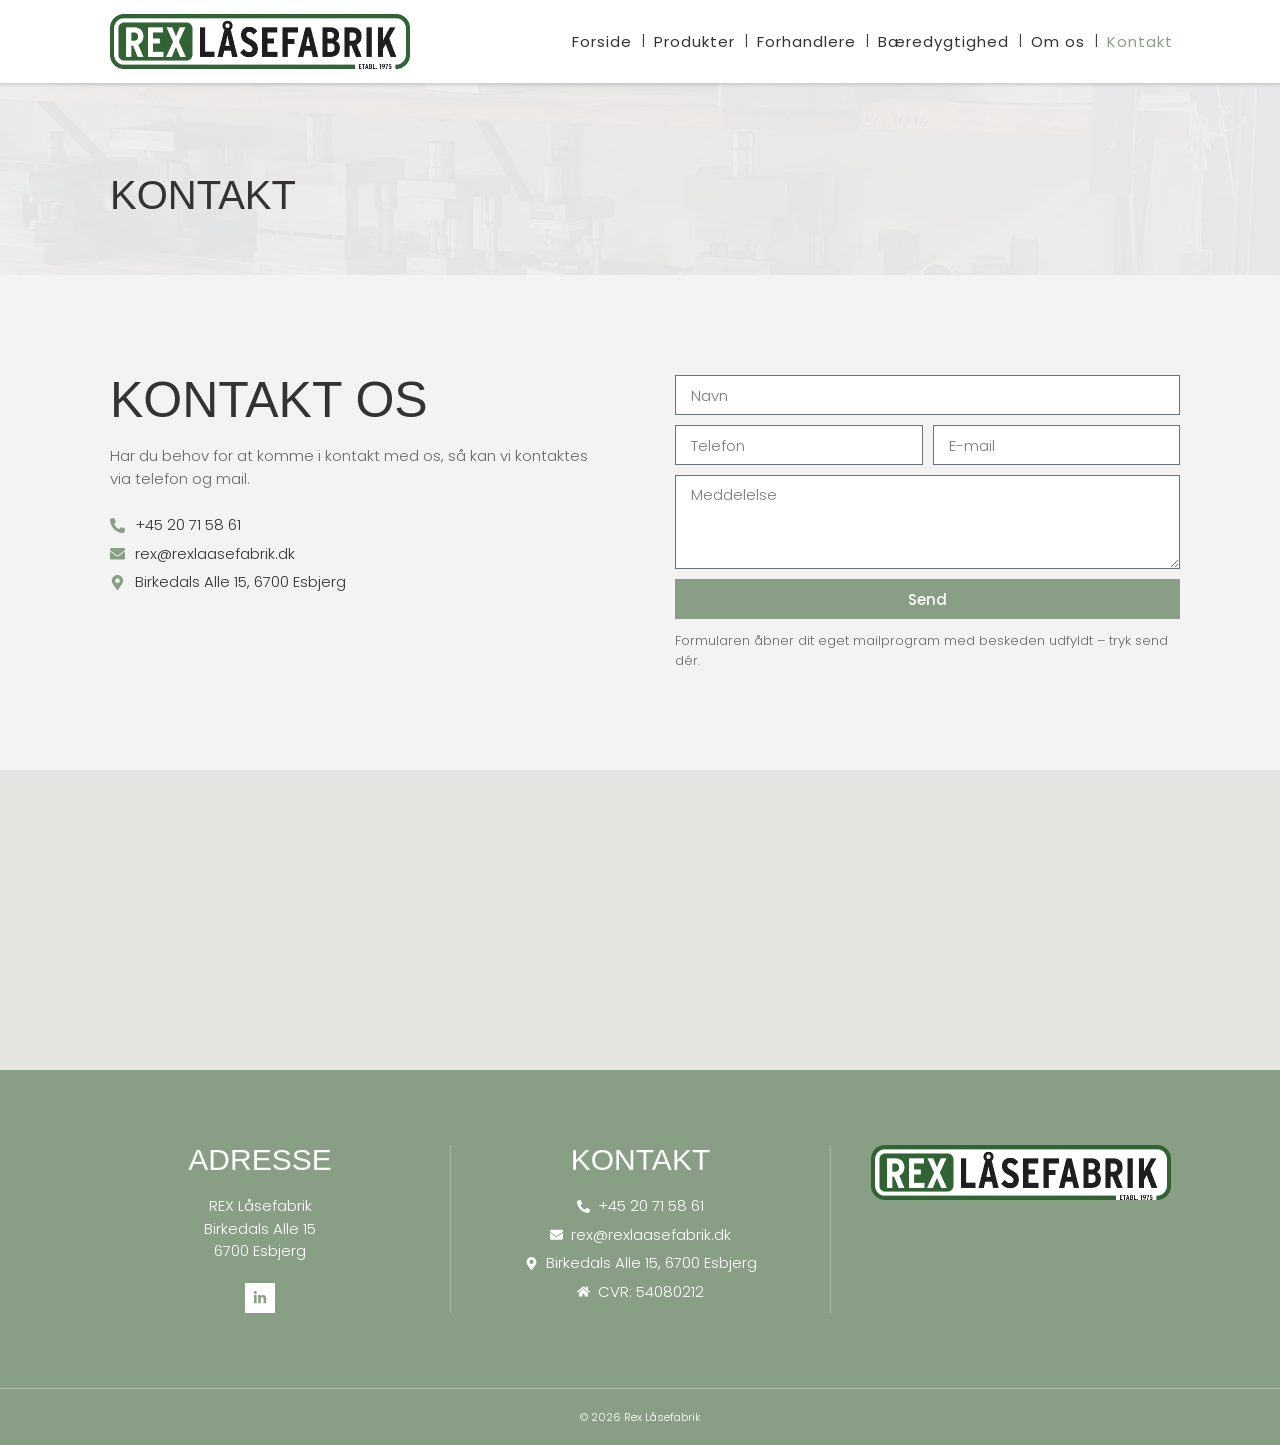
<file: kontakt/index.html>
<!DOCTYPE html>
<html lang="da">
<head>
<meta charset="utf-8">
<meta name="viewport" content="width=device-width, initial-scale=1">
<title>Kontakt - Rex Låsefabrik</title>
<meta name="description" content="Kontakt REX Låsefabrik på telefon +45 20 71 58 61 eller rex@rexlaasefabrik.dk. Adresse: Birkedals Alle 15, 6700 Esbjerg. CVR 54080212.">
<link rel="canonical" href="https://rexlaasefabrik.dk/kontakt/">
<meta property="og:locale" content="da_DK">
<meta property="og:type" content="website">
<meta property="og:site_name" content="Rex Låsefabrik">
<meta property="og:title" content="Kontakt - Rex Låsefabrik">
<meta property="og:description" content="Kontakt REX Låsefabrik på telefon +45 20 71 58 61 eller rex@rexlaasefabrik.dk. Adresse: Birkedals Alle 15, 6700 Esbjerg. CVR 54080212.">
<meta property="og:url" content="https://rexlaasefabrik.dk/kontakt/">
<meta property="og:image" content="https://rexlaasefabrik.dk/assets/img/hero-1.webp">
<meta name="twitter:card" content="summary_large_image">
<link rel="icon" type="image/png" sizes="32x32" href="../assets/favicon/favicon-32.png">
<link rel="icon" type="image/png" sizes="192x192" href="../assets/favicon/favicon-192.png">
<link rel="apple-touch-icon" href="../assets/favicon/apple-touch-icon.png">
<link rel="preload" href="../assets/fonts/poppins-300-latin.woff2" as="font" type="font/woff2" crossorigin>
<link rel="stylesheet" href="../assets/fonts/fonts.css">
<link rel="stylesheet" href="../kode/styles.css?v=6">
<script src="../kode/site.js?v=6" defer></script>
</head>
<body>
<a class="skip-link" href="#content">Videre til indhold</a>
<header class="site-header">
  <div class="container">
    <a class="logo" href="../" aria-label="Rex Låsefabrik – forside"><img src="../assets/logo/logo.png" alt="REX Låsefabrik – etabl. 1975" width="300" height="55"></a>
    <button class="nav-toggle" type="button" aria-label="Menu" aria-expanded="false" aria-controls="nav"><svg viewBox="0 0 448 512" aria-hidden="true"><path fill="currentColor" d="M16 132h416c9 0 16-7 16-16V76c0-9-7-16-16-16H16C7 60 0 67 0 76v40c0 9 7 16 16 16zm0 160h416c9 0 16-7 16-16v-40c0-9-7-16-16-16H16c-9 0-16 7-16 16v40c0 9 7 16 16 16zm0 160h416c9 0 16-7 16-16v-40c0-9-7-16-16-16H16c-9 0-16 7-16 16v40c0 9 7 16 16 16z"/></svg></button>
    <nav class="nav" id="nav" aria-label="Hovedmenu"><ul><li><a href="../">Forside</a></li><li><a href="../produkter/">Produkter</a></li><li><a href="../forhandlere/">Forhandlere</a></li><li><a href="../baeredygtighed/">Bæredygtighed</a></li><li><a href="../om-os/">Om os</a></li><li><a href="../kontakt/">Kontakt</a></li></ul></nav>
  </div>
</header>
<main id="content">
<section class="page-title" style="background-image:url('../assets/img/titelbaand.webp')"><div class="container"><h1>Kontakt</h1></div></section><section class="section grey contact-section"><div class="container"><div class="contact">
  <div class="text">
    <h2>Kontakt os</h2>
    <p>Har du behov for at komme i kontakt med os, så kan vi kontaktes via telefon og mail.</p>
    <ul class="contact-list">
      <li><svg viewBox="0 0 512 512" aria-hidden="true"><path d="M493 362l-112-48a24 24 0 00-28 7l-50 61A371 371 0 01126 205l61-50a24 24 0 007-28L146 15A24 24 0 00118 1L14 25A24 24 0 00-5 48c0 256 208 464 464 464a24 24 0 0023-19l24-104a24 24 0 00-14-27z" transform="translate(5)"/></svg><a href="tel:+4520715861">+45 20 71 58 61</a></li>
      <li><svg viewBox="0 0 512 512" aria-hidden="true"><path d="M502 191c4-3 10 0 10 5v220c0 27-21 48-48 48H48c-27 0-48-21-48-48V196c0-5 6-8 10-5 22 17 52 39 154 113 21 15 57 48 92 48s71-33 92-48c102-74 132-96 154-113zM256 320c23 0 56-29 73-41 131-95 141-104 171-128 6-4 12-9 12-16v-19c0-27-21-48-48-48H48C21 68 0 89 0 116v19c0 7 6 12 12 16 30 24 40 33 171 128 17 12 50 41 73 41z"/></svg><a href="mailto:rex@rexlaasefabrik.dk">rex@rexlaasefabrik.dk</a></li>
      <li><svg viewBox="0 0 384 512" aria-hidden="true"><path d="M172 502C27 291 0 269 0 192 0 86 86 0 192 0s192 86 192 192c0 77-27 99-172 310-10 14-30 14-40 0zm20-230c44 0 80-36 80-80s-36-80-80-80-80 36-80 80 36 80 80 80z"/></svg><a href="https://www.google.com/maps/search/?api=1&query=Birkedals+Alle+15%2C+6700+Esbjerg" target="_blank" rel="noopener">Birkedals Alle 15, 6700 Esbjerg</a></li>
    </ul>
  </div>
  <form class="form" data-to="rex@rexlaasefabrik.dk" action="#" method="post" novalidate>
    <div class="row one"><label class="sr" for="f-navn">Navn</label><input id="f-navn" type="text" name="navn" placeholder="Navn" autocomplete="name"></div>
    <div class="row">
      <div><label class="sr" for="f-tlf">Telefon</label><input id="f-tlf" type="tel" name="telefon" placeholder="Telefon" autocomplete="tel" required></div>
      <div><label class="sr" for="f-mail">E-mail</label><input id="f-mail" type="email" name="email" placeholder="E-mail" autocomplete="email" required></div>
    </div>
    <div class="row one"><label class="sr" for="f-besked">Meddelelse</label><textarea id="f-besked" name="besked" placeholder="Meddelelse"></textarea></div>
    <input class="sr" type="text" name="hp" tabindex="-1" autocomplete="off" aria-hidden="true">
    <button class="btn btn-sage" type="submit">Send</button>
    <p class="note">Formularen åbner dit eget mailprogram med beskeden udfyldt – tryk send dér.</p>
  </form>
</div></div></section><section class="map"><iframe src="https://maps.google.com/maps?q=Birkedals%20Alle%2015%2C%206700%20Esbjerg&amp;t=m&amp;z=10&amp;output=embed&amp;iwloc=near" title="Kort: Birkedals Alle 15, 6700 Esbjerg" width="100%" height="300" loading="lazy" referrerpolicy="no-referrer-when-downgrade" allowfullscreen></iframe></section>
</main>
<footer class="site-footer">
  <div class="container footer-cols">
    <div>
      <h5>Adresse</h5>
      <p>REX Låsefabrik<br>Birkedals Alle 15<br>6700 Esbjerg</p>
      <a class="social" href="https://www.linkedin.com/company/rex-l%C3%A5sefabrik-aps/" target="_blank" rel="noopener" aria-label="REX Låsefabrik på LinkedIn"><svg viewBox="0 0 448 512" aria-hidden="true"><path d="M100 448H7V149h93zM54 108C24 108 0 83 0 54a54 54 0 01108 0c0 29-24 54-54 54zm394 340h-93V302c0-35-1-79-48-79-48 0-56 38-56 77v148h-93V149h89v41h1c12-24 43-48 88-48 94 0 112 62 112 143v163z"/></svg></a>
    </div>
    <div>
      <h5>Kontakt</h5>
      <ul class="footer-list">
        <li><svg viewBox="0 0 512 512" aria-hidden="true"><path d="M493 362l-112-48a24 24 0 00-28 7l-50 61A371 371 0 01126 205l61-50a24 24 0 007-28L146 15A24 24 0 00118 1L14 25A24 24 0 00-5 48c0 256 208 464 464 464a24 24 0 0023-19l24-104a24 24 0 00-14-27z" transform="translate(5)"/></svg><a href="tel:+4520715861">+45 20 71 58 61</a></li>
        <li><svg viewBox="0 0 512 512" aria-hidden="true"><path d="M502 191c4-3 10 0 10 5v220c0 27-21 48-48 48H48c-27 0-48-21-48-48V196c0-5 6-8 10-5 22 17 52 39 154 113 21 15 57 48 92 48s71-33 92-48c102-74 132-96 154-113zM256 320c23 0 56-29 73-41 131-95 141-104 171-128 6-4 12-9 12-16v-19c0-27-21-48-48-48H48C21 68 0 89 0 116v19c0 7 6 12 12 16 30 24 40 33 171 128 17 12 50 41 73 41z"/></svg><a href="mailto:rex@rexlaasefabrik.dk">rex@rexlaasefabrik.dk</a></li>
        <li><svg viewBox="0 0 384 512" aria-hidden="true"><path d="M172 502C27 291 0 269 0 192 0 86 86 0 192 0s192 86 192 192c0 77-27 99-172 310-10 14-30 14-40 0zm20-230c44 0 80-36 80-80s-36-80-80-80-80 36-80 80 36 80 80 80z"/></svg><a href="https://www.google.com/maps/search/?api=1&query=Birkedals+Alle+15%2C+6700+Esbjerg" target="_blank" rel="noopener">Birkedals Alle 15, 6700 Esbjerg</a></li>
        <li><svg viewBox="0 0 576 512" aria-hidden="true"><path d="M280 148L96 300v164c0 9 7 16 16 16h112c9 0 16-7 16-16V368c0-9 7-16 16-16h64c9 0 16 7 16 16v96c0 9 7 16 16 16h112c9 0 16-7 16-16V300L296 148c-5-4-11-4-16 0zm292 103l-84-69V43c0-7-5-12-12-12h-56c-7 0-12 5-12 12v73l-89-74c-20-16-48-16-68 0L4 251c-5 4-6 12-2 17l25 31c4 5 12 6 17 2l236-194c5-4 11-4 16 0l236 194c5 4 13 3 17-2l25-31c4-5 4-13-2-17z"/></svg><span>CVR: 54080212</span></li>
      </ul>
    </div>
    <div class="footer-logo"><img src="../assets/logo/logo-hvid-bund.png" alt="REX Låsefabrik" width="300" height="55"></div>
  </div>
  <div class="footer-bottom">© <span class="year">2026</span> Rex Låsefabrik</div>
</footer>

</body>
</html>
</file>
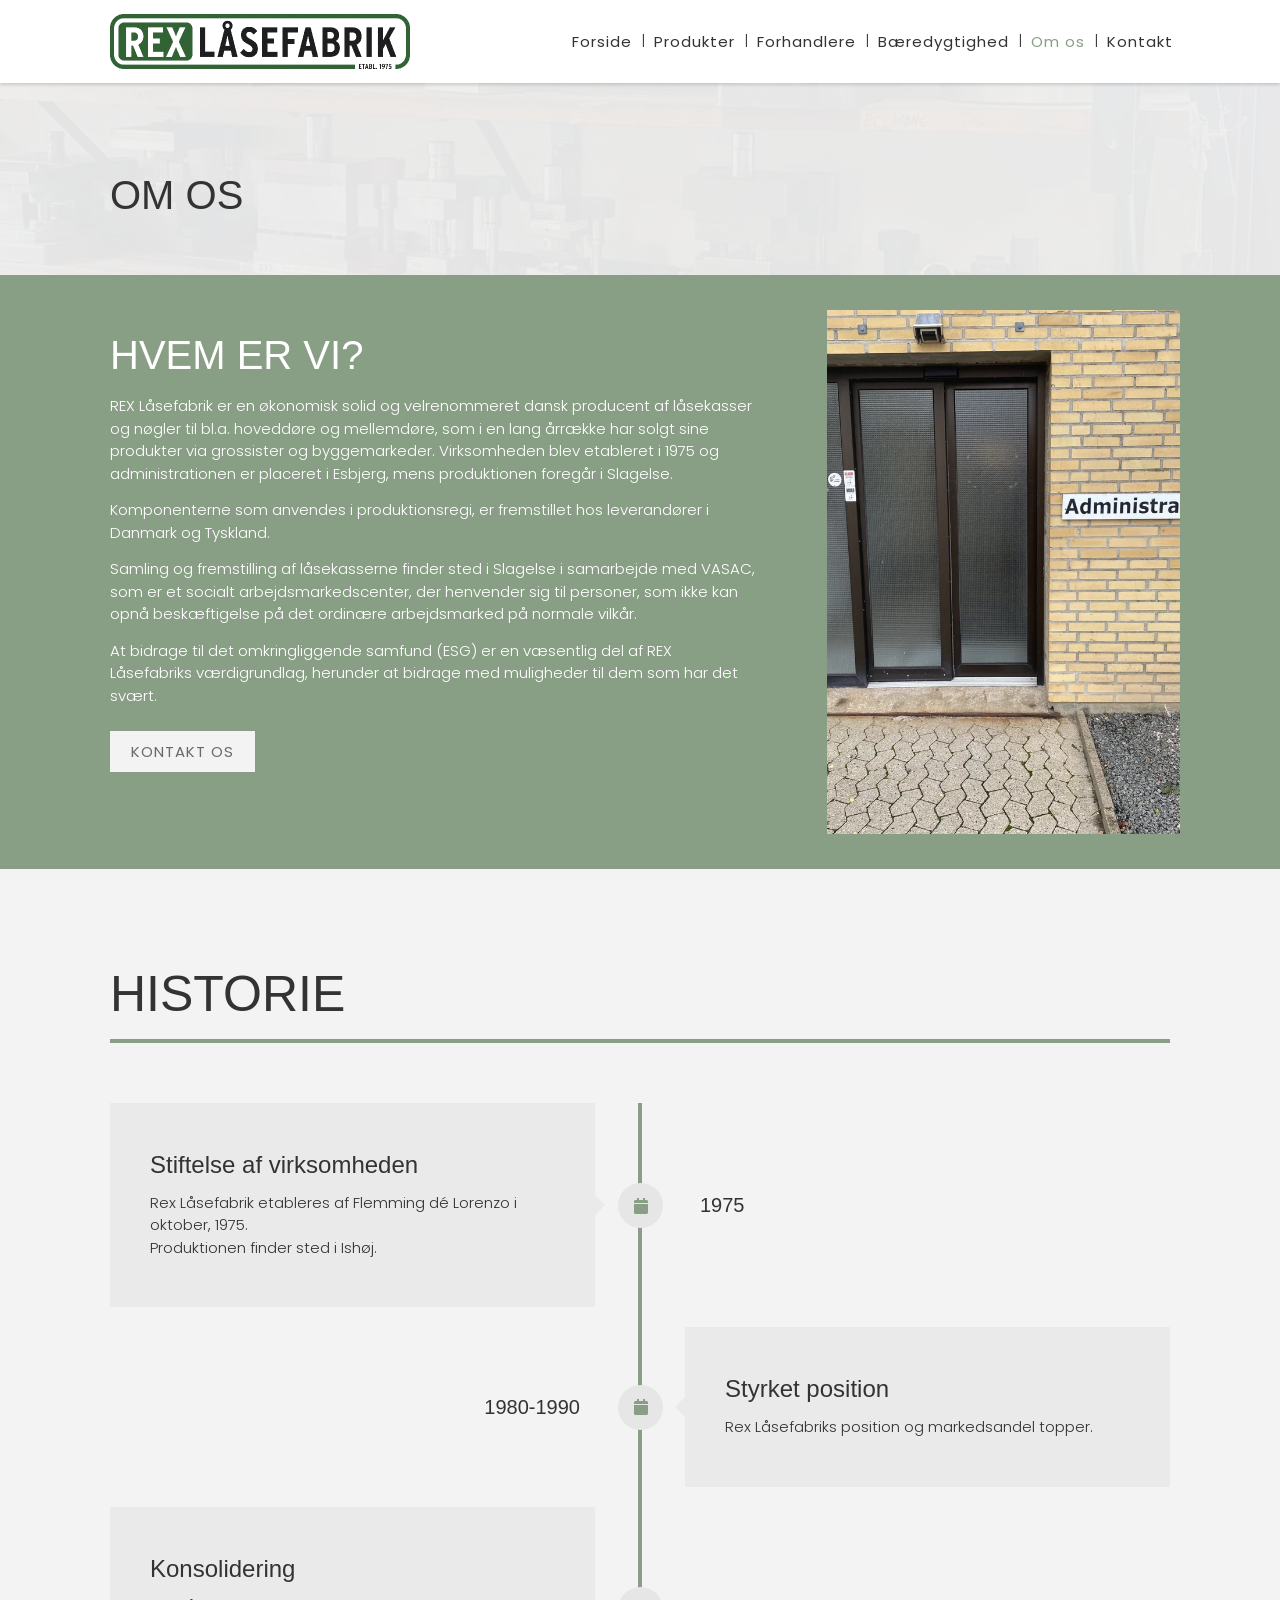
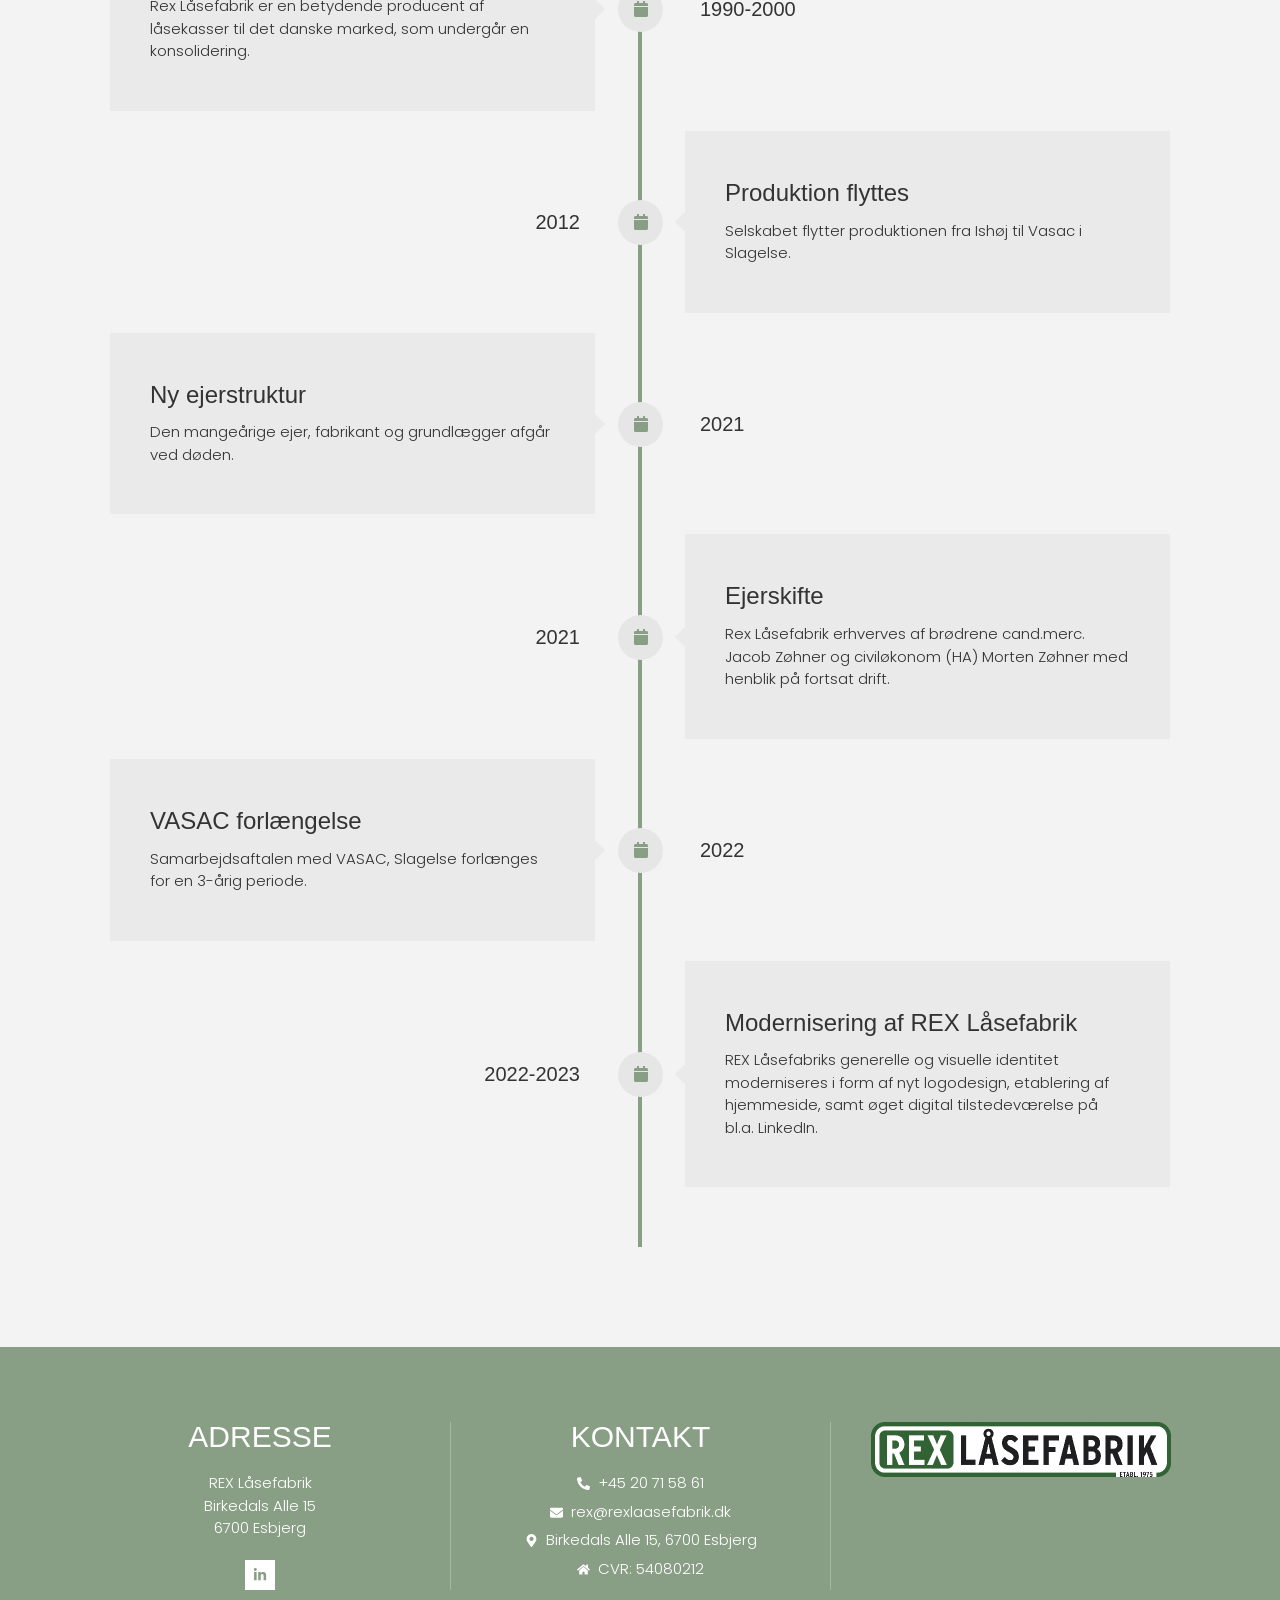
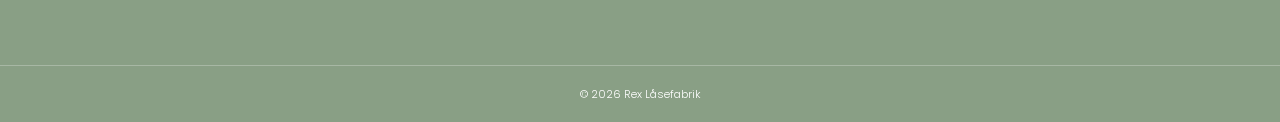
<file: om-os/index.html>
<!DOCTYPE html>
<html lang="da">
<head>
<meta charset="utf-8">
<meta name="viewport" content="width=device-width, initial-scale=1">
<title>Om os - Rex Låsefabrik</title>
<meta name="description" content="REX Låsefabrik blev etableret i 1975 og ejes i dag af brødrene Jacob og Morten Zøhner. Administration i Esbjerg, produktion hos VASAC i Slagelse. Læs virksomhedens historie.">
<link rel="canonical" href="https://rexlaasefabrik.dk/om-os/">
<meta property="og:locale" content="da_DK">
<meta property="og:type" content="website">
<meta property="og:site_name" content="Rex Låsefabrik">
<meta property="og:title" content="Om os - Rex Låsefabrik">
<meta property="og:description" content="REX Låsefabrik blev etableret i 1975 og ejes i dag af brødrene Jacob og Morten Zøhner. Administration i Esbjerg, produktion hos VASAC i Slagelse. Læs virksomhedens historie.">
<meta property="og:url" content="https://rexlaasefabrik.dk/om-os/">
<meta property="og:image" content="https://rexlaasefabrik.dk/assets/img/hero-1.webp">
<meta name="twitter:card" content="summary_large_image">
<link rel="icon" type="image/png" sizes="32x32" href="../assets/favicon/favicon-32.png">
<link rel="icon" type="image/png" sizes="192x192" href="../assets/favicon/favicon-192.png">
<link rel="apple-touch-icon" href="../assets/favicon/apple-touch-icon.png">
<link rel="preload" href="../assets/fonts/poppins-300-latin.woff2" as="font" type="font/woff2" crossorigin>
<link rel="stylesheet" href="../assets/fonts/fonts.css">
<link rel="stylesheet" href="../kode/styles.css?v=6">
<script src="../kode/site.js?v=6" defer></script>
</head>
<body>
<a class="skip-link" href="#content">Videre til indhold</a>
<header class="site-header">
  <div class="container">
    <a class="logo" href="../" aria-label="Rex Låsefabrik – forside"><img src="../assets/logo/logo.png" alt="REX Låsefabrik – etabl. 1975" width="300" height="55"></a>
    <button class="nav-toggle" type="button" aria-label="Menu" aria-expanded="false" aria-controls="nav"><svg viewBox="0 0 448 512" aria-hidden="true"><path fill="currentColor" d="M16 132h416c9 0 16-7 16-16V76c0-9-7-16-16-16H16C7 60 0 67 0 76v40c0 9 7 16 16 16zm0 160h416c9 0 16-7 16-16v-40c0-9-7-16-16-16H16c-9 0-16 7-16 16v40c0 9 7 16 16 16zm0 160h416c9 0 16-7 16-16v-40c0-9-7-16-16-16H16c-9 0-16 7-16 16v40c0 9 7 16 16 16z"/></svg></button>
    <nav class="nav" id="nav" aria-label="Hovedmenu"><ul><li><a href="../">Forside</a></li><li><a href="../produkter/">Produkter</a></li><li><a href="../forhandlere/">Forhandlere</a></li><li><a href="../baeredygtighed/">Bæredygtighed</a></li><li><a href="../om-os/">Om os</a></li><li><a href="../kontakt/">Kontakt</a></li></ul></nav>
  </div>
</header>
<main id="content">
<section class="page-title" style="background-image:url('../assets/img/titelbaand.webp')"><div class="container"><h1>Om os</h1></div></section><section class="band"><div class="container band-split wide">
  <div class="text"><h2 class="mid">Hvem er vi?</h2>
<p>REX Låsefabrik er en økonomisk solid og velrenommeret dansk producent af låsekasser og nøgler til bl.a. hoveddøre og mellemdøre, som i en lang årrække har solgt sine produkter via grossister og byggemarkeder. Virksomheden blev etableret i 1975 og administrationen er placeret i Esbjerg, mens produktionen foregår i Slagelse.</p>
<p>Komponenterne som anvendes i produktionsregi, er fremstillet hos leverandører i Danmark og Tyskland.</p>
<p>Samling og fremstilling af låsekasserne finder sted i Slagelse i samarbejde med VASAC, som er et socialt arbejdsmarkedscenter, der henvender sig til personer, som ikke kan opnå beskæftigelse på det ordinære arbejdsmarked på normale vilkår.</p>
<p>At bidrage til det omkringliggende samfund (ESG) er en væsentlig del af REX Låsefabriks værdigrundlag, herunder at bidrage med muligheder til dem som har det svært.</p>
<a class="btn btn-light" href="../kontakt/">Kontakt os</a></div>
  <div class="media tall" style="background-image:url('../assets/img/administration.webp')" role="img" aria-label="Indgangen til REX Låsefabriks administration"></div>
</div></section><section class="section grey history"><div class="container"><h2>Historie</h2><hr><div class="timeline"><div class="tl-item left"><div class="tl-card"><span class="tl-date-in">1975</span><h3>Stiftelse af virksomheden</h3><p>Rex Låsefabrik etableres af Flemming dé Lorenzo i oktober, 1975.<br>Produktionen finder sted i Ishøj.</p></div><div class="tl-date">1975</div><div class="tl-marker"><svg viewBox="0 0 448 512" aria-hidden="true"><path d="M12 192h424c7 0 12 5 12 12v260c0 27-21 48-48 48H48c-27 0-48-21-48-48V204c0-7 5-12 12-12zm436-44v-36c0-27-21-48-48-48h-48V12c0-7-5-12-12-12h-40c-7 0-12 5-12 12v52H160V12c0-7-5-12-12-12h-40c-7 0-12 5-12 12v52H48C21 64 0 85 0 112v36c0 7 5 12 12 12h424c7 0 12-5 12-12z"/></svg></div></div><div class="tl-item right"><div class="tl-card"><span class="tl-date-in">1980-1990</span><h3>Styrket position</h3><p>Rex Låsefabriks position og markedsandel topper.</p></div><div class="tl-date">1980-1990</div><div class="tl-marker"><svg viewBox="0 0 448 512" aria-hidden="true"><path d="M12 192h424c7 0 12 5 12 12v260c0 27-21 48-48 48H48c-27 0-48-21-48-48V204c0-7 5-12 12-12zm436-44v-36c0-27-21-48-48-48h-48V12c0-7-5-12-12-12h-40c-7 0-12 5-12 12v52H160V12c0-7-5-12-12-12h-40c-7 0-12 5-12 12v52H48C21 64 0 85 0 112v36c0 7 5 12 12 12h424c7 0 12-5 12-12z"/></svg></div></div><div class="tl-item left"><div class="tl-card"><span class="tl-date-in">1990-2000</span><h3>Konsolidering</h3><p>Rex Låsefabrik er en betydende producent af låsekasser til det danske marked, som undergår en konsolidering.</p></div><div class="tl-date">1990-2000</div><div class="tl-marker"><svg viewBox="0 0 448 512" aria-hidden="true"><path d="M12 192h424c7 0 12 5 12 12v260c0 27-21 48-48 48H48c-27 0-48-21-48-48V204c0-7 5-12 12-12zm436-44v-36c0-27-21-48-48-48h-48V12c0-7-5-12-12-12h-40c-7 0-12 5-12 12v52H160V12c0-7-5-12-12-12h-40c-7 0-12 5-12 12v52H48C21 64 0 85 0 112v36c0 7 5 12 12 12h424c7 0 12-5 12-12z"/></svg></div></div><div class="tl-item right"><div class="tl-card"><span class="tl-date-in">2012</span><h3>Produktion flyttes</h3><p>Selskabet flytter produktionen fra Ishøj til Vasac i Slagelse.</p></div><div class="tl-date">2012</div><div class="tl-marker"><svg viewBox="0 0 448 512" aria-hidden="true"><path d="M12 192h424c7 0 12 5 12 12v260c0 27-21 48-48 48H48c-27 0-48-21-48-48V204c0-7 5-12 12-12zm436-44v-36c0-27-21-48-48-48h-48V12c0-7-5-12-12-12h-40c-7 0-12 5-12 12v52H160V12c0-7-5-12-12-12h-40c-7 0-12 5-12 12v52H48C21 64 0 85 0 112v36c0 7 5 12 12 12h424c7 0 12-5 12-12z"/></svg></div></div><div class="tl-item left"><div class="tl-card"><span class="tl-date-in">2021</span><h3>Ny ejerstruktur</h3><p>Den mangeårige ejer, fabrikant og grundlægger afgår ved døden.</p></div><div class="tl-date">2021</div><div class="tl-marker"><svg viewBox="0 0 448 512" aria-hidden="true"><path d="M12 192h424c7 0 12 5 12 12v260c0 27-21 48-48 48H48c-27 0-48-21-48-48V204c0-7 5-12 12-12zm436-44v-36c0-27-21-48-48-48h-48V12c0-7-5-12-12-12h-40c-7 0-12 5-12 12v52H160V12c0-7-5-12-12-12h-40c-7 0-12 5-12 12v52H48C21 64 0 85 0 112v36c0 7 5 12 12 12h424c7 0 12-5 12-12z"/></svg></div></div><div class="tl-item right"><div class="tl-card"><span class="tl-date-in">2021</span><h3>Ejerskifte</h3><p>Rex Låsefabrik erhverves af brødrene cand.merc. Jacob Zøhner og civiløkonom (HA) Morten Zøhner med henblik på fortsat drift.</p></div><div class="tl-date">2021</div><div class="tl-marker"><svg viewBox="0 0 448 512" aria-hidden="true"><path d="M12 192h424c7 0 12 5 12 12v260c0 27-21 48-48 48H48c-27 0-48-21-48-48V204c0-7 5-12 12-12zm436-44v-36c0-27-21-48-48-48h-48V12c0-7-5-12-12-12h-40c-7 0-12 5-12 12v52H160V12c0-7-5-12-12-12h-40c-7 0-12 5-12 12v52H48C21 64 0 85 0 112v36c0 7 5 12 12 12h424c7 0 12-5 12-12z"/></svg></div></div><div class="tl-item left"><div class="tl-card"><span class="tl-date-in">2022</span><h3>VASAC forlængelse</h3><p>Samarbejdsaftalen med VASAC, Slagelse forlænges for en 3-årig periode.</p></div><div class="tl-date">2022</div><div class="tl-marker"><svg viewBox="0 0 448 512" aria-hidden="true"><path d="M12 192h424c7 0 12 5 12 12v260c0 27-21 48-48 48H48c-27 0-48-21-48-48V204c0-7 5-12 12-12zm436-44v-36c0-27-21-48-48-48h-48V12c0-7-5-12-12-12h-40c-7 0-12 5-12 12v52H160V12c0-7-5-12-12-12h-40c-7 0-12 5-12 12v52H48C21 64 0 85 0 112v36c0 7 5 12 12 12h424c7 0 12-5 12-12z"/></svg></div></div><div class="tl-item right"><div class="tl-card"><span class="tl-date-in">2022-2023</span><h3>Modernisering af REX Låsefabrik</h3><p>REX Låsefabriks generelle og visuelle identitet moderniseres i form af nyt logodesign, etablering af hjemmeside, samt øget digital tilstedeværelse på bl.a. LinkedIn.</p></div><div class="tl-date">2022-2023</div><div class="tl-marker"><svg viewBox="0 0 448 512" aria-hidden="true"><path d="M12 192h424c7 0 12 5 12 12v260c0 27-21 48-48 48H48c-27 0-48-21-48-48V204c0-7 5-12 12-12zm436-44v-36c0-27-21-48-48-48h-48V12c0-7-5-12-12-12h-40c-7 0-12 5-12 12v52H160V12c0-7-5-12-12-12h-40c-7 0-12 5-12 12v52H48C21 64 0 85 0 112v36c0 7 5 12 12 12h424c7 0 12-5 12-12z"/></svg></div></div></div></div></section>
</main>
<footer class="site-footer">
  <div class="container footer-cols">
    <div>
      <h5>Adresse</h5>
      <p>REX Låsefabrik<br>Birkedals Alle 15<br>6700 Esbjerg</p>
      <a class="social" href="https://www.linkedin.com/company/rex-l%C3%A5sefabrik-aps/" target="_blank" rel="noopener" aria-label="REX Låsefabrik på LinkedIn"><svg viewBox="0 0 448 512" aria-hidden="true"><path d="M100 448H7V149h93zM54 108C24 108 0 83 0 54a54 54 0 01108 0c0 29-24 54-54 54zm394 340h-93V302c0-35-1-79-48-79-48 0-56 38-56 77v148h-93V149h89v41h1c12-24 43-48 88-48 94 0 112 62 112 143v163z"/></svg></a>
    </div>
    <div>
      <h5>Kontakt</h5>
      <ul class="footer-list">
        <li><svg viewBox="0 0 512 512" aria-hidden="true"><path d="M493 362l-112-48a24 24 0 00-28 7l-50 61A371 371 0 01126 205l61-50a24 24 0 007-28L146 15A24 24 0 00118 1L14 25A24 24 0 00-5 48c0 256 208 464 464 464a24 24 0 0023-19l24-104a24 24 0 00-14-27z" transform="translate(5)"/></svg><a href="tel:+4520715861">+45 20 71 58 61</a></li>
        <li><svg viewBox="0 0 512 512" aria-hidden="true"><path d="M502 191c4-3 10 0 10 5v220c0 27-21 48-48 48H48c-27 0-48-21-48-48V196c0-5 6-8 10-5 22 17 52 39 154 113 21 15 57 48 92 48s71-33 92-48c102-74 132-96 154-113zM256 320c23 0 56-29 73-41 131-95 141-104 171-128 6-4 12-9 12-16v-19c0-27-21-48-48-48H48C21 68 0 89 0 116v19c0 7 6 12 12 16 30 24 40 33 171 128 17 12 50 41 73 41z"/></svg><a href="mailto:rex@rexlaasefabrik.dk">rex@rexlaasefabrik.dk</a></li>
        <li><svg viewBox="0 0 384 512" aria-hidden="true"><path d="M172 502C27 291 0 269 0 192 0 86 86 0 192 0s192 86 192 192c0 77-27 99-172 310-10 14-30 14-40 0zm20-230c44 0 80-36 80-80s-36-80-80-80-80 36-80 80 36 80 80 80z"/></svg><a href="https://www.google.com/maps/search/?api=1&query=Birkedals+Alle+15%2C+6700+Esbjerg" target="_blank" rel="noopener">Birkedals Alle 15, 6700 Esbjerg</a></li>
        <li><svg viewBox="0 0 576 512" aria-hidden="true"><path d="M280 148L96 300v164c0 9 7 16 16 16h112c9 0 16-7 16-16V368c0-9 7-16 16-16h64c9 0 16 7 16 16v96c0 9 7 16 16 16h112c9 0 16-7 16-16V300L296 148c-5-4-11-4-16 0zm292 103l-84-69V43c0-7-5-12-12-12h-56c-7 0-12 5-12 12v73l-89-74c-20-16-48-16-68 0L4 251c-5 4-6 12-2 17l25 31c4 5 12 6 17 2l236-194c5-4 11-4 16 0l236 194c5 4 13 3 17-2l25-31c4-5 4-13-2-17z"/></svg><span>CVR: 54080212</span></li>
      </ul>
    </div>
    <div class="footer-logo"><img src="../assets/logo/logo-hvid-bund.png" alt="REX Låsefabrik" width="300" height="55"></div>
  </div>
  <div class="footer-bottom">© <span class="year">2026</span> Rex Låsefabrik</div>
</footer>

</body>
</html>
</file>
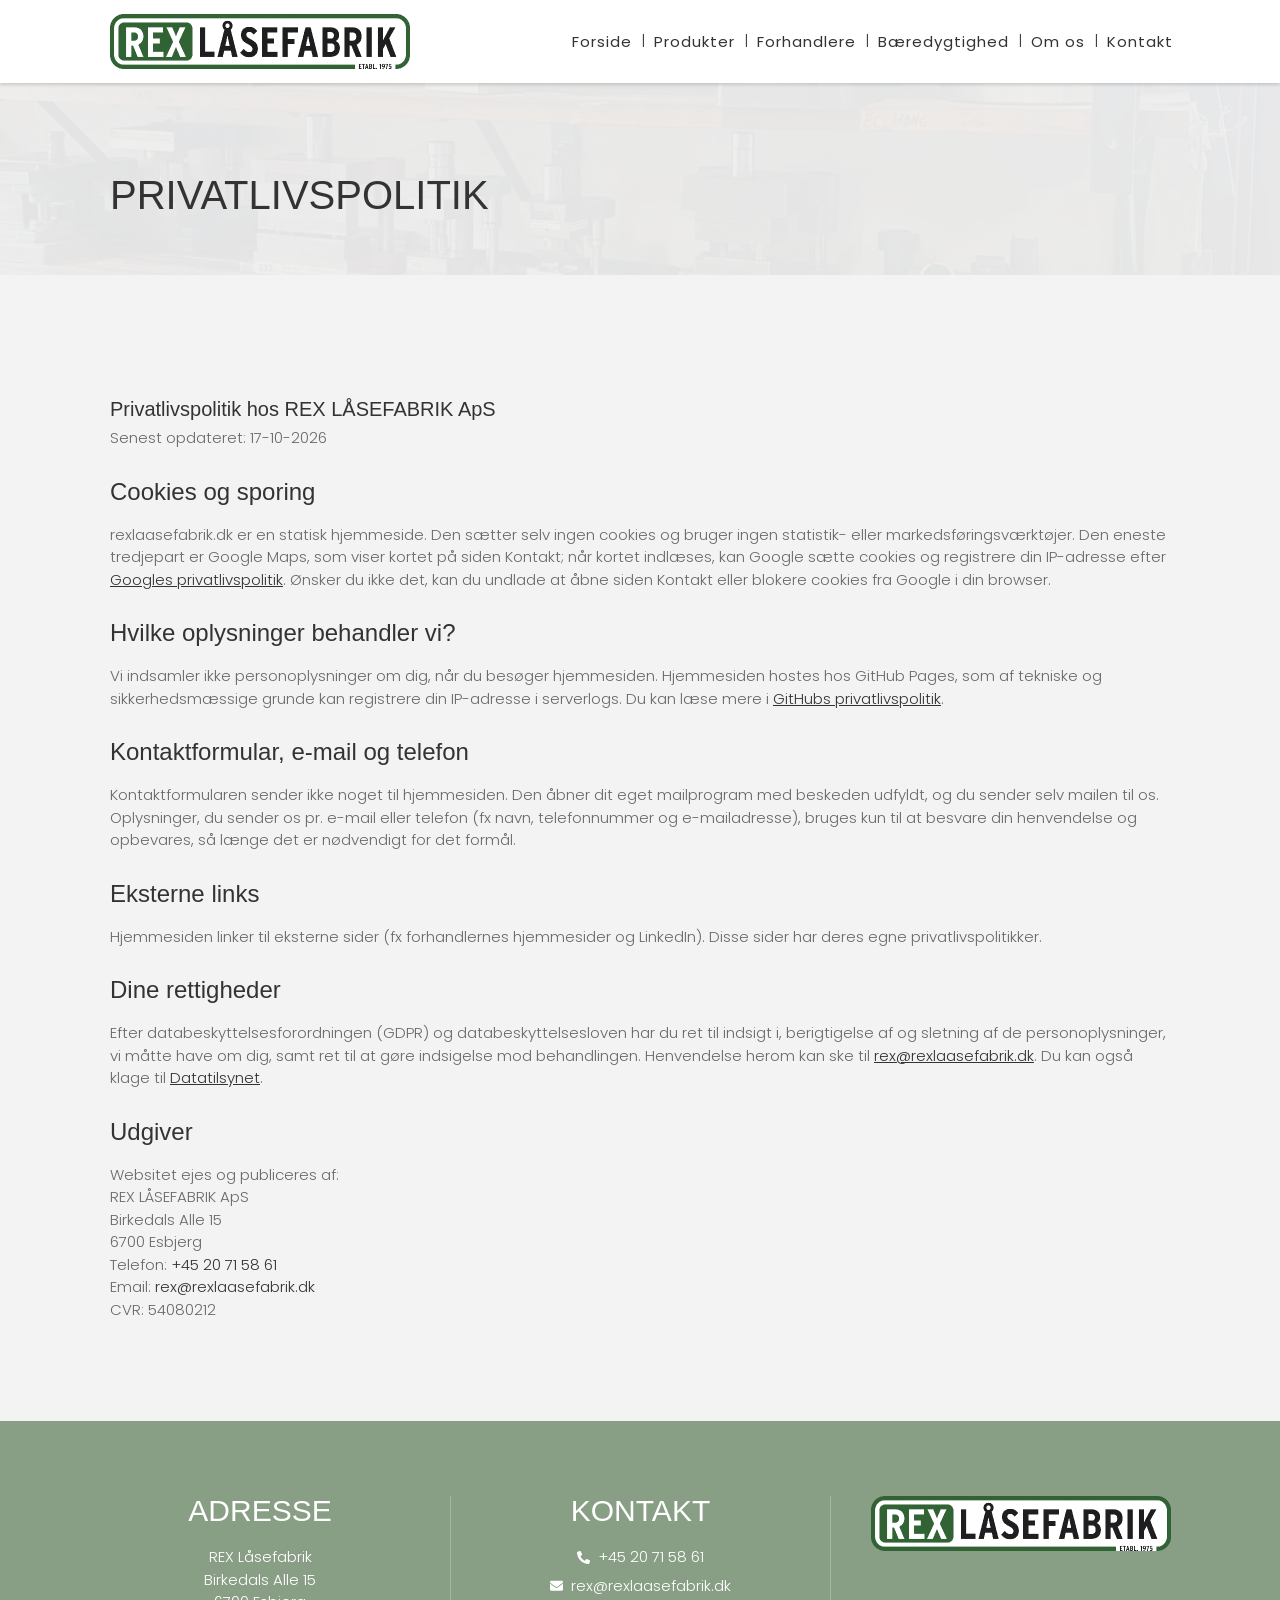
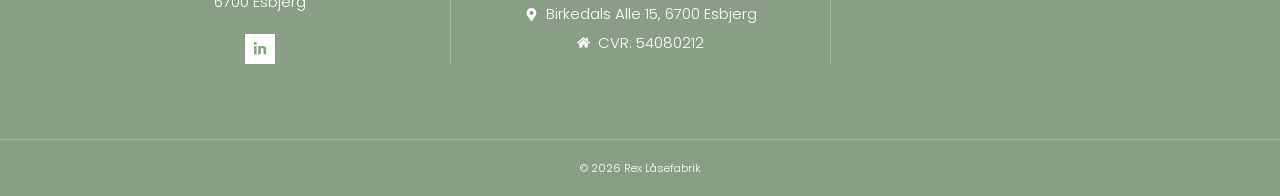
<file: privatlivspolitik/index.html>
<!DOCTYPE html>
<html lang="da">
<head>
<meta charset="utf-8">
<meta name="viewport" content="width=device-width, initial-scale=1">
<title>Privatlivspolitik - Rex Låsefabrik</title>
<meta name="description" content="Privatlivspolitik for rexlaasefabrik.dk – en statisk hjemmeside uden cookies og sporing. Sådan behandler REX Låsefabrik henvendelser, og hvilke rettigheder du har.">
<link rel="canonical" href="https://rexlaasefabrik.dk/privatlivspolitik/">
<meta property="og:locale" content="da_DK">
<meta property="og:type" content="website">
<meta property="og:site_name" content="Rex Låsefabrik">
<meta property="og:title" content="Privatlivspolitik - Rex Låsefabrik">
<meta property="og:description" content="Privatlivspolitik for rexlaasefabrik.dk – en statisk hjemmeside uden cookies og sporing. Sådan behandler REX Låsefabrik henvendelser, og hvilke rettigheder du har.">
<meta property="og:url" content="https://rexlaasefabrik.dk/privatlivspolitik/">
<meta property="og:image" content="https://rexlaasefabrik.dk/assets/img/hero-1.webp">
<meta name="twitter:card" content="summary_large_image">
<link rel="icon" type="image/png" sizes="32x32" href="../assets/favicon/favicon-32.png">
<link rel="icon" type="image/png" sizes="192x192" href="../assets/favicon/favicon-192.png">
<link rel="apple-touch-icon" href="../assets/favicon/apple-touch-icon.png">
<link rel="preload" href="../assets/fonts/poppins-300-latin.woff2" as="font" type="font/woff2" crossorigin>
<link rel="stylesheet" href="../assets/fonts/fonts.css">
<link rel="stylesheet" href="../kode/styles.css?v=6">
<script src="../kode/site.js?v=6" defer></script>
</head>
<body>
<a class="skip-link" href="#content">Videre til indhold</a>
<header class="site-header">
  <div class="container">
    <a class="logo" href="../" aria-label="Rex Låsefabrik – forside"><img src="../assets/logo/logo.png" alt="REX Låsefabrik – etabl. 1975" width="300" height="55"></a>
    <button class="nav-toggle" type="button" aria-label="Menu" aria-expanded="false" aria-controls="nav"><svg viewBox="0 0 448 512" aria-hidden="true"><path fill="currentColor" d="M16 132h416c9 0 16-7 16-16V76c0-9-7-16-16-16H16C7 60 0 67 0 76v40c0 9 7 16 16 16zm0 160h416c9 0 16-7 16-16v-40c0-9-7-16-16-16H16c-9 0-16 7-16 16v40c0 9 7 16 16 16zm0 160h416c9 0 16-7 16-16v-40c0-9-7-16-16-16H16c-9 0-16 7-16 16v40c0 9 7 16 16 16z"/></svg></button>
    <nav class="nav" id="nav" aria-label="Hovedmenu"><ul><li><a href="../">Forside</a></li><li><a href="../produkter/">Produkter</a></li><li><a href="../forhandlere/">Forhandlere</a></li><li><a href="../baeredygtighed/">Bæredygtighed</a></li><li><a href="../om-os/">Om os</a></li><li><a href="../kontakt/">Kontakt</a></li></ul></nav>
  </div>
</header>
<main id="content">
<section class="page-title" style="background-image:url('../assets/img/titelbaand.webp')"><div class="container"><h1>Privatlivspolitik</h1></div></section>
<section class="section grey"><div class="container"><div class="prose">
  <h3>Privatlivspolitik hos REX LÅSEFABRIK ApS</h3>
  <p>Senest opdateret: 17-10-2026</p>
  <h2>Cookies og sporing</h2>
  <p>rexlaasefabrik.dk er en statisk hjemmeside. Den sætter selv ingen cookies og bruger ingen statistik- eller markedsføringsværktøjer. Den eneste tredjepart er Google Maps, som viser kortet på siden Kontakt; når kortet indlæses, kan Google sætte cookies og registrere din IP-adresse efter <a href="https://policies.google.com/privacy" target="_blank" rel="noopener"><u>Googles privatlivspolitik</u></a>. Ønsker du ikke det, kan du undlade at åbne siden Kontakt eller blokere cookies fra Google i din browser.</p>
  <h2>Hvilke oplysninger behandler vi?</h2>
  <p>Vi indsamler ikke personoplysninger om dig, når du besøger hjemmesiden. Hjemmesiden hostes hos GitHub Pages, som af tekniske og sikkerhedsmæssige grunde kan registrere din IP-adresse i serverlogs. Du kan læse mere i <a href="https://docs.github.com/en/site-policy/privacy-policies/github-general-privacy-statement" target="_blank" rel="noopener"><u>GitHubs privatlivspolitik</u></a>.</p>
  <h2>Kontaktformular, e-mail og telefon</h2>
  <p>Kontaktformularen sender ikke noget til hjemmesiden. Den åbner dit eget mailprogram med beskeden udfyldt, og du sender selv mailen til os. Oplysninger, du sender os pr. e-mail eller telefon (fx navn, telefonnummer og e-mailadresse), bruges kun til at besvare din henvendelse og opbevares, så længe det er nødvendigt for det formål.</p>
  <h2>Eksterne links</h2>
  <p>Hjemmesiden linker til eksterne sider (fx forhandlernes hjemmesider og LinkedIn). Disse sider har deres egne privatlivspolitikker.</p>
  <h2>Dine rettigheder</h2>
  <p>Efter databeskyttelsesforordningen (GDPR) og databeskyttelsesloven har du ret til indsigt i, berigtigelse af og sletning af de personoplysninger, vi måtte have om dig, samt ret til at gøre indsigelse mod behandlingen. Henvendelse herom kan ske til <a href="mailto:rex@rexlaasefabrik.dk"><u>rex@rexlaasefabrik.dk</u></a>. Du kan også klage til <a href="https://www.datatilsynet.dk/" target="_blank" rel="noopener"><u>Datatilsynet</u></a>.</p>
  <h2>Udgiver</h2>
  <p>Websitet ejes og publiceres af:<br>REX LÅSEFABRIK ApS<br>Birkedals Alle 15<br>6700 Esbjerg<br>Telefon: <a href="tel:+4520715861">+45 20 71 58 61</a><br>Email: <a href="mailto:rex@rexlaasefabrik.dk">rex@rexlaasefabrik.dk</a><br>CVR: 54080212</p>
</div></div></section>
</main>
<footer class="site-footer">
  <div class="container footer-cols">
    <div>
      <h5>Adresse</h5>
      <p>REX Låsefabrik<br>Birkedals Alle 15<br>6700 Esbjerg</p>
      <a class="social" href="https://www.linkedin.com/company/rex-l%C3%A5sefabrik-aps/" target="_blank" rel="noopener" aria-label="REX Låsefabrik på LinkedIn"><svg viewBox="0 0 448 512" aria-hidden="true"><path d="M100 448H7V149h93zM54 108C24 108 0 83 0 54a54 54 0 01108 0c0 29-24 54-54 54zm394 340h-93V302c0-35-1-79-48-79-48 0-56 38-56 77v148h-93V149h89v41h1c12-24 43-48 88-48 94 0 112 62 112 143v163z"/></svg></a>
    </div>
    <div>
      <h5>Kontakt</h5>
      <ul class="footer-list">
        <li><svg viewBox="0 0 512 512" aria-hidden="true"><path d="M493 362l-112-48a24 24 0 00-28 7l-50 61A371 371 0 01126 205l61-50a24 24 0 007-28L146 15A24 24 0 00118 1L14 25A24 24 0 00-5 48c0 256 208 464 464 464a24 24 0 0023-19l24-104a24 24 0 00-14-27z" transform="translate(5)"/></svg><a href="tel:+4520715861">+45 20 71 58 61</a></li>
        <li><svg viewBox="0 0 512 512" aria-hidden="true"><path d="M502 191c4-3 10 0 10 5v220c0 27-21 48-48 48H48c-27 0-48-21-48-48V196c0-5 6-8 10-5 22 17 52 39 154 113 21 15 57 48 92 48s71-33 92-48c102-74 132-96 154-113zM256 320c23 0 56-29 73-41 131-95 141-104 171-128 6-4 12-9 12-16v-19c0-27-21-48-48-48H48C21 68 0 89 0 116v19c0 7 6 12 12 16 30 24 40 33 171 128 17 12 50 41 73 41z"/></svg><a href="mailto:rex@rexlaasefabrik.dk">rex@rexlaasefabrik.dk</a></li>
        <li><svg viewBox="0 0 384 512" aria-hidden="true"><path d="M172 502C27 291 0 269 0 192 0 86 86 0 192 0s192 86 192 192c0 77-27 99-172 310-10 14-30 14-40 0zm20-230c44 0 80-36 80-80s-36-80-80-80-80 36-80 80 36 80 80 80z"/></svg><a href="https://www.google.com/maps/search/?api=1&query=Birkedals+Alle+15%2C+6700+Esbjerg" target="_blank" rel="noopener">Birkedals Alle 15, 6700 Esbjerg</a></li>
        <li><svg viewBox="0 0 576 512" aria-hidden="true"><path d="M280 148L96 300v164c0 9 7 16 16 16h112c9 0 16-7 16-16V368c0-9 7-16 16-16h64c9 0 16 7 16 16v96c0 9 7 16 16 16h112c9 0 16-7 16-16V300L296 148c-5-4-11-4-16 0zm292 103l-84-69V43c0-7-5-12-12-12h-56c-7 0-12 5-12 12v73l-89-74c-20-16-48-16-68 0L4 251c-5 4-6 12-2 17l25 31c4 5 12 6 17 2l236-194c5-4 11-4 16 0l236 194c5 4 13 3 17-2l25-31c4-5 4-13-2-17z"/></svg><span>CVR: 54080212</span></li>
      </ul>
    </div>
    <div class="footer-logo"><img src="../assets/logo/logo-hvid-bund.png" alt="REX Låsefabrik" width="300" height="55"></div>
  </div>
  <div class="footer-bottom">© <span class="year">2026</span> Rex Låsefabrik</div>
</footer>

</body>
</html>
</file>
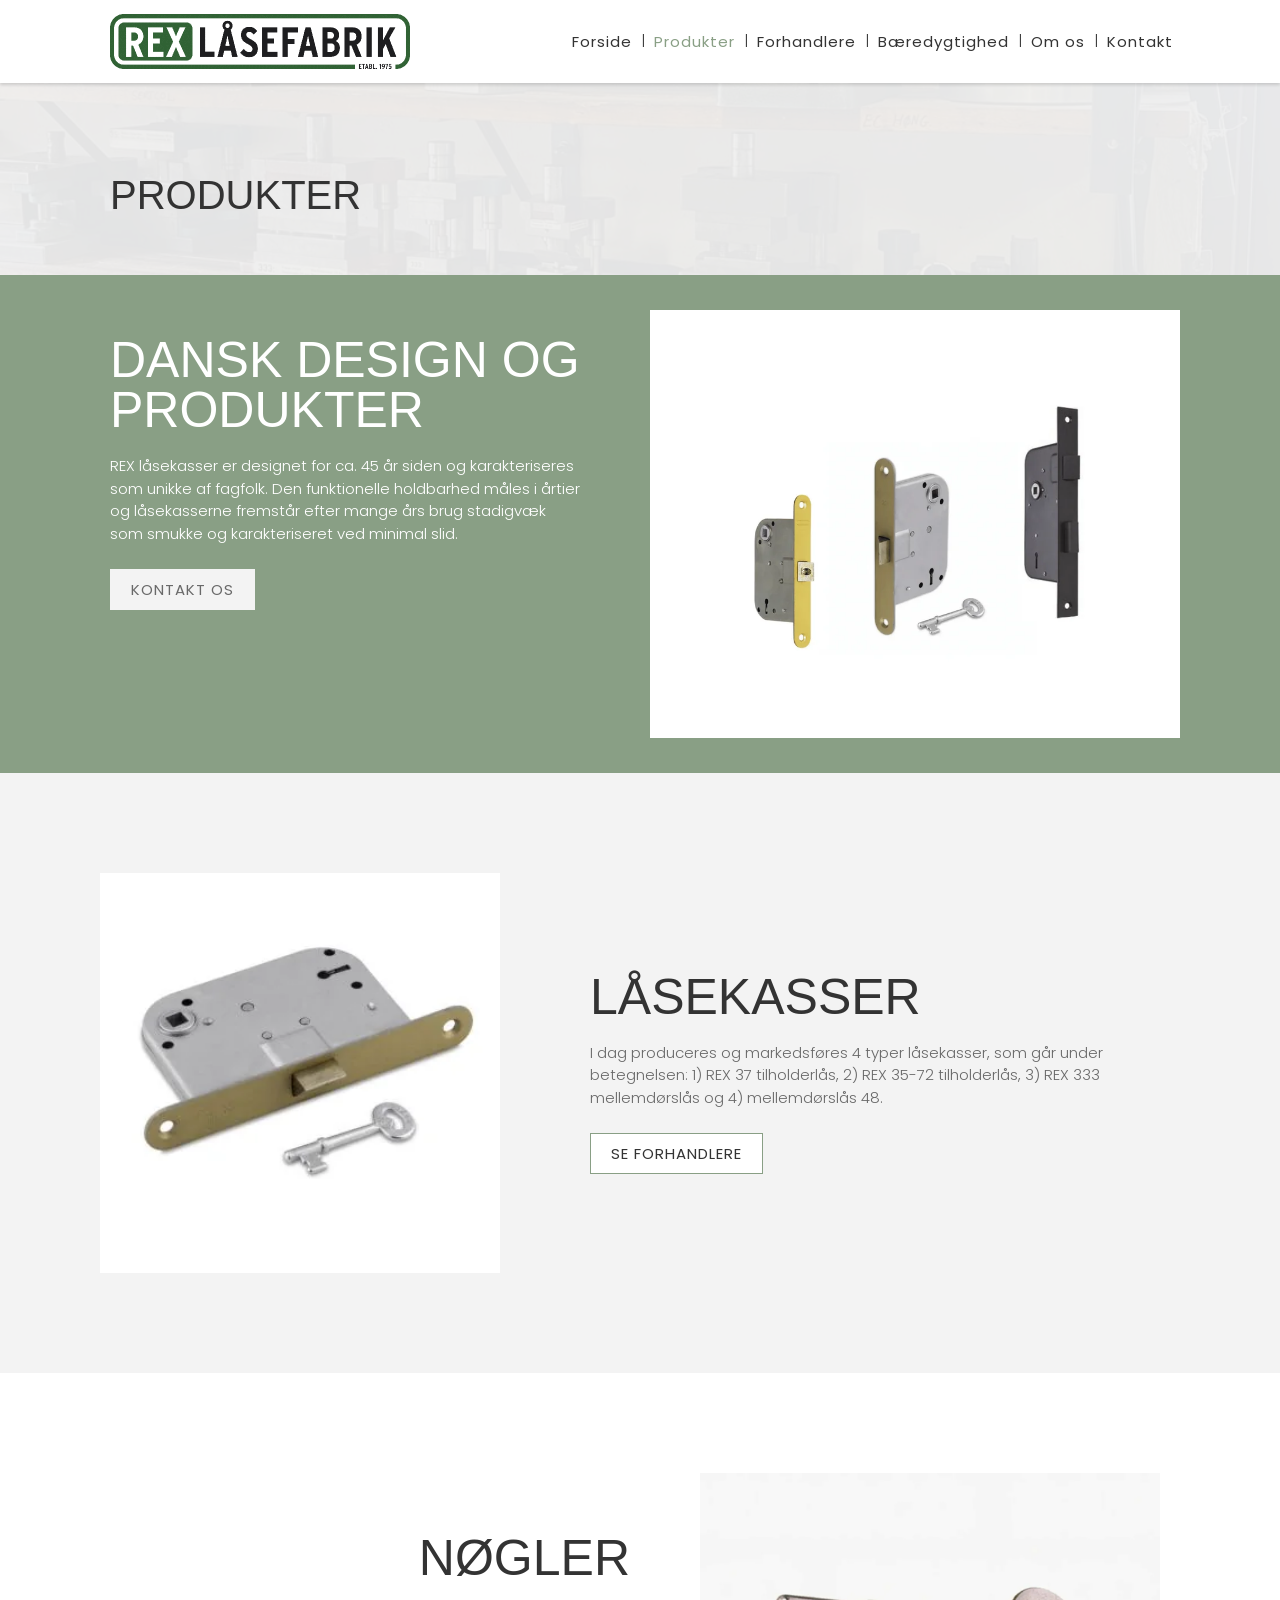
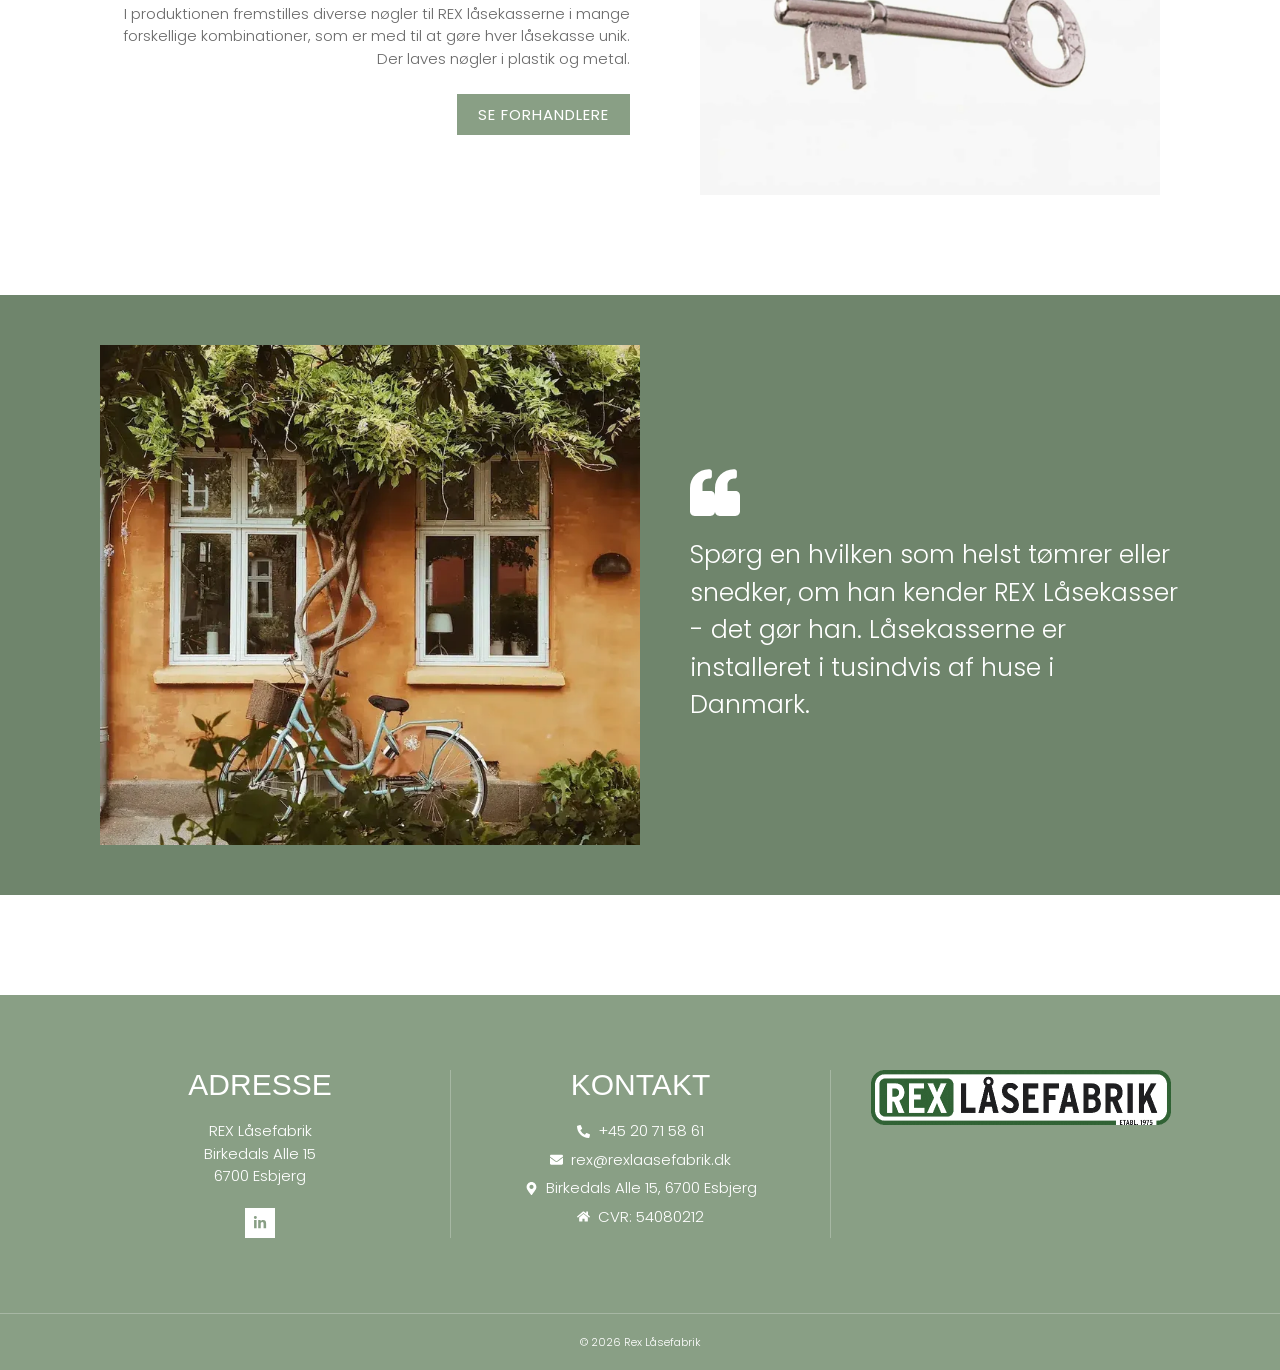
<file: produkter/index.html>
<!DOCTYPE html>
<html lang="da">
<head>
<meta charset="utf-8">
<meta name="viewport" content="width=device-width, initial-scale=1">
<title>Produkter - Rex Låsefabrik</title>
<meta name="description" content="REX låsekasser og nøgler: fire typer låsekasser (REX 37, REX 35-72, REX 333 og mellemdørslås 48) i dansk design med en funktionel holdbarhed, der måles i årtier.">
<link rel="canonical" href="https://rexlaasefabrik.dk/produkter/">
<meta property="og:locale" content="da_DK">
<meta property="og:type" content="website">
<meta property="og:site_name" content="Rex Låsefabrik">
<meta property="og:title" content="Produkter - Rex Låsefabrik">
<meta property="og:description" content="REX låsekasser og nøgler: fire typer låsekasser (REX 37, REX 35-72, REX 333 og mellemdørslås 48) i dansk design med en funktionel holdbarhed, der måles i årtier.">
<meta property="og:url" content="https://rexlaasefabrik.dk/produkter/">
<meta property="og:image" content="https://rexlaasefabrik.dk/assets/img/hero-1.webp">
<meta name="twitter:card" content="summary_large_image">
<link rel="icon" type="image/png" sizes="32x32" href="../assets/favicon/favicon-32.png">
<link rel="icon" type="image/png" sizes="192x192" href="../assets/favicon/favicon-192.png">
<link rel="apple-touch-icon" href="../assets/favicon/apple-touch-icon.png">
<link rel="preload" href="../assets/fonts/poppins-300-latin.woff2" as="font" type="font/woff2" crossorigin>
<link rel="stylesheet" href="../assets/fonts/fonts.css">
<link rel="stylesheet" href="../kode/styles.css?v=6">
<script src="../kode/site.js?v=6" defer></script>
</head>
<body>
<a class="skip-link" href="#content">Videre til indhold</a>
<header class="site-header">
  <div class="container">
    <a class="logo" href="../" aria-label="Rex Låsefabrik – forside"><img src="../assets/logo/logo.png" alt="REX Låsefabrik – etabl. 1975" width="300" height="55"></a>
    <button class="nav-toggle" type="button" aria-label="Menu" aria-expanded="false" aria-controls="nav"><svg viewBox="0 0 448 512" aria-hidden="true"><path fill="currentColor" d="M16 132h416c9 0 16-7 16-16V76c0-9-7-16-16-16H16C7 60 0 67 0 76v40c0 9 7 16 16 16zm0 160h416c9 0 16-7 16-16v-40c0-9-7-16-16-16H16c-9 0-16 7-16 16v40c0 9 7 16 16 16zm0 160h416c9 0 16-7 16-16v-40c0-9-7-16-16-16H16c-9 0-16 7-16 16v40c0 9 7 16 16 16z"/></svg></button>
    <nav class="nav" id="nav" aria-label="Hovedmenu"><ul><li><a href="../">Forside</a></li><li><a href="../produkter/">Produkter</a></li><li><a href="../forhandlere/">Forhandlere</a></li><li><a href="../baeredygtighed/">Bæredygtighed</a></li><li><a href="../om-os/">Om os</a></li><li><a href="../kontakt/">Kontakt</a></li></ul></nav>
  </div>
</header>
<main id="content">
<section class="page-title" style="background-image:url('../assets/img/titelbaand.webp')"><div class="container"><h1>Produkter</h1></div></section><section class="band"><div class="container band-split">
  <div class="text"><h2>Dansk design og produkter</h2>
<p>REX låsekasser er designet for ca. 45 år siden og karakteriseres som unikke af fagfolk. Den funktionelle holdbarhed måles i årtier og låsekasserne fremstår efter mange års brug stadigvæk som smukke og karakteriseret ved minimal slid.</p>
<a class="btn btn-light" href="../kontakt/">Kontakt os</a></div>
  <div class="media contain" style="background-image:url('../assets/img/laasekasser-samling.webp')" role="img" aria-label="REX låsekasser i messing, stål og sort samt nøgle"></div>
</div></section><section class="section grey"><div class="container frame-split"><div class="frame"><div class="pic contain" style="background-image:url('../assets/img/laasekasse.webp')" role="img" aria-label="REX låsekasse med nøgle"></div></div><div class="text"><h2>Låsekasser</h2>
<p>I dag produceres og markedsføres 4 typer låsekasser, som går under betegnelsen: 1) REX 37 tilholderlås, 2) REX 35-72 tilholderlås, 3) REX 333 mellemdørslås og 4) mellemdørslås 48.</p>
<div class="btn-row"><a class="btn btn-outline" href="../forhandlere/">Se Forhandlere</a></div></div></div></section><section class="section"><div class="container frame-split text-right"><div class="text"><h2>Nøgler</h2>
<p>I produktionen fremstilles diverse nøgler til REX låsekasserne i mange forskellige kombinationer, som er med til at gøre hver låsekasse unik. Der laves nøgler i plastik og metal.</p>
<div class="btn-row"><a class="btn btn-sage" href="../forhandlere/">Se forhandlere</a></div></div><div class="frame flip"><div class="pic contain" style="background-image:url('../assets/img/noegle.webp')" role="img" aria-label="REX nøgle i metal"></div></div></div></section><section class="quote-section"><div class="container">
  <div class="pic" style="background-image:url('../assets/img/hus-doer.webp')" role="img" aria-label="Hoveddør på et gult byhus med en cykel foran"></div>
  <blockquote><svg viewBox="0 0 512 512" aria-hidden="true"><path d="M464 256h-80v-64c0-35 29-64 64-64h8c13 0 24-11 24-24V56c0-13-11-24-24-24h-8C341 32 256 117 256 224v240c0 27 21 48 48 48h160c27 0 48-21 48-48V304c0-27-21-48-48-48zm-256 0h-80v-64c0-35 29-64 64-64h8c13 0 24-11 24-24V56c0-13-11-24-24-24h-8C85 32 0 117 0 224v240c0 27 21 48 48 48h160c27 0 48-21 48-48V304c0-27-21-48-48-48z"/></svg>Spørg en hvilken som helst tømrer eller snedker, om han kender REX Låsekasser - det gør han. Låsekasserne er installeret i tusindvis af huse i Danmark.</blockquote>
</div></section>
</main>
<footer class="site-footer">
  <div class="container footer-cols">
    <div>
      <h5>Adresse</h5>
      <p>REX Låsefabrik<br>Birkedals Alle 15<br>6700 Esbjerg</p>
      <a class="social" href="https://www.linkedin.com/company/rex-l%C3%A5sefabrik-aps/" target="_blank" rel="noopener" aria-label="REX Låsefabrik på LinkedIn"><svg viewBox="0 0 448 512" aria-hidden="true"><path d="M100 448H7V149h93zM54 108C24 108 0 83 0 54a54 54 0 01108 0c0 29-24 54-54 54zm394 340h-93V302c0-35-1-79-48-79-48 0-56 38-56 77v148h-93V149h89v41h1c12-24 43-48 88-48 94 0 112 62 112 143v163z"/></svg></a>
    </div>
    <div>
      <h5>Kontakt</h5>
      <ul class="footer-list">
        <li><svg viewBox="0 0 512 512" aria-hidden="true"><path d="M493 362l-112-48a24 24 0 00-28 7l-50 61A371 371 0 01126 205l61-50a24 24 0 007-28L146 15A24 24 0 00118 1L14 25A24 24 0 00-5 48c0 256 208 464 464 464a24 24 0 0023-19l24-104a24 24 0 00-14-27z" transform="translate(5)"/></svg><a href="tel:+4520715861">+45 20 71 58 61</a></li>
        <li><svg viewBox="0 0 512 512" aria-hidden="true"><path d="M502 191c4-3 10 0 10 5v220c0 27-21 48-48 48H48c-27 0-48-21-48-48V196c0-5 6-8 10-5 22 17 52 39 154 113 21 15 57 48 92 48s71-33 92-48c102-74 132-96 154-113zM256 320c23 0 56-29 73-41 131-95 141-104 171-128 6-4 12-9 12-16v-19c0-27-21-48-48-48H48C21 68 0 89 0 116v19c0 7 6 12 12 16 30 24 40 33 171 128 17 12 50 41 73 41z"/></svg><a href="mailto:rex@rexlaasefabrik.dk">rex@rexlaasefabrik.dk</a></li>
        <li><svg viewBox="0 0 384 512" aria-hidden="true"><path d="M172 502C27 291 0 269 0 192 0 86 86 0 192 0s192 86 192 192c0 77-27 99-172 310-10 14-30 14-40 0zm20-230c44 0 80-36 80-80s-36-80-80-80-80 36-80 80 36 80 80 80z"/></svg><a href="https://www.google.com/maps/search/?api=1&query=Birkedals+Alle+15%2C+6700+Esbjerg" target="_blank" rel="noopener">Birkedals Alle 15, 6700 Esbjerg</a></li>
        <li><svg viewBox="0 0 576 512" aria-hidden="true"><path d="M280 148L96 300v164c0 9 7 16 16 16h112c9 0 16-7 16-16V368c0-9 7-16 16-16h64c9 0 16 7 16 16v96c0 9 7 16 16 16h112c9 0 16-7 16-16V300L296 148c-5-4-11-4-16 0zm292 103l-84-69V43c0-7-5-12-12-12h-56c-7 0-12 5-12 12v73l-89-74c-20-16-48-16-68 0L4 251c-5 4-6 12-2 17l25 31c4 5 12 6 17 2l236-194c5-4 11-4 16 0l236 194c5 4 13 3 17-2l25-31c4-5 4-13-2-17z"/></svg><span>CVR: 54080212</span></li>
      </ul>
    </div>
    <div class="footer-logo"><img src="../assets/logo/logo-hvid-bund.png" alt="REX Låsefabrik" width="300" height="55"></div>
  </div>
  <div class="footer-bottom">© <span class="year">2026</span> Rex Låsefabrik</div>
</footer>

</body>
</html>
</file>
<file: assets/fonts/fonts.css>
/* Self-hostede fonte (SIL Open Font License) – hentet med hent-fonte.py */
@font-face{font-family:'Poppins';font-style:italic;font-weight:300;font-display:swap;src:url('poppins-300-italic-latin-ext.woff2') format('woff2');unicode-range:U+0100-02BA, U+02BD-02C5, U+02C7-02CC, U+02CE-02D7, U+02DD-02FF, U+0304, U+0308, U+0329, U+1D00-1DBF, U+1E00-1E9F, U+1EF2-1EFF, U+2020, U+20A0-20AB, U+20AD-20C4, U+2113, U+2C60-2C7F, U+A720-A7FF;}
@font-face{font-family:'Poppins';font-style:italic;font-weight:300;font-display:swap;src:url('poppins-300-italic-latin.woff2') format('woff2');unicode-range:U+0000-00FF, U+0131, U+0152-0153, U+02BB-02BC, U+02C6, U+02DA, U+02DC, U+0304, U+0308, U+0329, U+2000-206F, U+20AC, U+2122, U+2191, U+2193, U+2212, U+2215, U+FEFF, U+FFFD;}
@font-face{font-family:'Poppins';font-style:italic;font-weight:400;font-display:swap;src:url('poppins-400-italic-latin-ext.woff2') format('woff2');unicode-range:U+0100-02BA, U+02BD-02C5, U+02C7-02CC, U+02CE-02D7, U+02DD-02FF, U+0304, U+0308, U+0329, U+1D00-1DBF, U+1E00-1E9F, U+1EF2-1EFF, U+2020, U+20A0-20AB, U+20AD-20C4, U+2113, U+2C60-2C7F, U+A720-A7FF;}
@font-face{font-family:'Poppins';font-style:italic;font-weight:400;font-display:swap;src:url('poppins-400-italic-latin.woff2') format('woff2');unicode-range:U+0000-00FF, U+0131, U+0152-0153, U+02BB-02BC, U+02C6, U+02DA, U+02DC, U+0304, U+0308, U+0329, U+2000-206F, U+20AC, U+2122, U+2191, U+2193, U+2212, U+2215, U+FEFF, U+FFFD;}
@font-face{font-family:'Poppins';font-style:normal;font-weight:300;font-display:swap;src:url('poppins-300-latin-ext.woff2') format('woff2');unicode-range:U+0100-02BA, U+02BD-02C5, U+02C7-02CC, U+02CE-02D7, U+02DD-02FF, U+0304, U+0308, U+0329, U+1D00-1DBF, U+1E00-1E9F, U+1EF2-1EFF, U+2020, U+20A0-20AB, U+20AD-20C4, U+2113, U+2C60-2C7F, U+A720-A7FF;}
@font-face{font-family:'Poppins';font-style:normal;font-weight:300;font-display:swap;src:url('poppins-300-latin.woff2') format('woff2');unicode-range:U+0000-00FF, U+0131, U+0152-0153, U+02BB-02BC, U+02C6, U+02DA, U+02DC, U+0304, U+0308, U+0329, U+2000-206F, U+20AC, U+2122, U+2191, U+2193, U+2212, U+2215, U+FEFF, U+FFFD;}
@font-face{font-family:'Poppins';font-style:normal;font-weight:400;font-display:swap;src:url('poppins-400-latin-ext.woff2') format('woff2');unicode-range:U+0100-02BA, U+02BD-02C5, U+02C7-02CC, U+02CE-02D7, U+02DD-02FF, U+0304, U+0308, U+0329, U+1D00-1DBF, U+1E00-1E9F, U+1EF2-1EFF, U+2020, U+20A0-20AB, U+20AD-20C4, U+2113, U+2C60-2C7F, U+A720-A7FF;}
@font-face{font-family:'Poppins';font-style:normal;font-weight:400;font-display:swap;src:url('poppins-400-latin.woff2') format('woff2');unicode-range:U+0000-00FF, U+0131, U+0152-0153, U+02BB-02BC, U+02C6, U+02DA, U+02DC, U+0304, U+0308, U+0329, U+2000-206F, U+20AC, U+2122, U+2191, U+2193, U+2212, U+2215, U+FEFF, U+FFFD;}
@font-face{font-family:'Poppins';font-style:normal;font-weight:500;font-display:swap;src:url('poppins-500-latin-ext.woff2') format('woff2');unicode-range:U+0100-02BA, U+02BD-02C5, U+02C7-02CC, U+02CE-02D7, U+02DD-02FF, U+0304, U+0308, U+0329, U+1D00-1DBF, U+1E00-1E9F, U+1EF2-1EFF, U+2020, U+20A0-20AB, U+20AD-20C4, U+2113, U+2C60-2C7F, U+A720-A7FF;}
@font-face{font-family:'Poppins';font-style:normal;font-weight:500;font-display:swap;src:url('poppins-500-latin.woff2') format('woff2');unicode-range:U+0000-00FF, U+0131, U+0152-0153, U+02BB-02BC, U+02C6, U+02DA, U+02DC, U+0304, U+0308, U+0329, U+2000-206F, U+20AC, U+2122, U+2191, U+2193, U+2212, U+2215, U+FEFF, U+FFFD;}
@font-face{font-family:'Poppins';font-style:normal;font-weight:600;font-display:swap;src:url('poppins-600-latin-ext.woff2') format('woff2');unicode-range:U+0100-02BA, U+02BD-02C5, U+02C7-02CC, U+02CE-02D7, U+02DD-02FF, U+0304, U+0308, U+0329, U+1D00-1DBF, U+1E00-1E9F, U+1EF2-1EFF, U+2020, U+20A0-20AB, U+20AD-20C4, U+2113, U+2C60-2C7F, U+A720-A7FF;}
@font-face{font-family:'Poppins';font-style:normal;font-weight:600;font-display:swap;src:url('poppins-600-latin.woff2') format('woff2');unicode-range:U+0000-00FF, U+0131, U+0152-0153, U+02BB-02BC, U+02C6, U+02DA, U+02DC, U+0304, U+0308, U+0329, U+2000-206F, U+20AC, U+2122, U+2191, U+2193, U+2212, U+2215, U+FEFF, U+FFFD;}
@font-face{font-family:'Poppins';font-style:normal;font-weight:700;font-display:swap;src:url('poppins-700-latin-ext.woff2') format('woff2');unicode-range:U+0100-02BA, U+02BD-02C5, U+02C7-02CC, U+02CE-02D7, U+02DD-02FF, U+0304, U+0308, U+0329, U+1D00-1DBF, U+1E00-1E9F, U+1EF2-1EFF, U+2020, U+20A0-20AB, U+20AD-20C4, U+2113, U+2C60-2C7F, U+A720-A7FF;}
@font-face{font-family:'Poppins';font-style:normal;font-weight:700;font-display:swap;src:url('poppins-700-latin.woff2') format('woff2');unicode-range:U+0000-00FF, U+0131, U+0152-0153, U+02BB-02BC, U+02C6, U+02DA, U+02DC, U+0304, U+0308, U+0329, U+2000-206F, U+20AC, U+2122, U+2191, U+2193, U+2212, U+2215, U+FEFF, U+FFFD;}
</file>
<file: kode/styles.css>
/* Rex Låsefabrik – styles.css
   Genskabt fra rexlaasefabrik.dk (Elementor-kit 285, Aveo). Alle farver, fonte og afstande styres i :root.
   Målt på originalen ved 1920 px (17-10-2026): alle sektioner er FULD bredde med 100 px sidemargin (indhold 100–1805 px),
   tekst har 10 px ekstra indrykning (110 px). Kun footeren er bokset til 1140 px. Bump ?v= i alle sider, når filen ændres. */

:root {
  --text: #333333;          /* primær, tekst, accent (kit: primary/text/accent) */
  --secondary: #696969;     /* kit: secondary */
  --black: #000000;
  --white: #FFFFFF;
  --offwhite: #FCFCFC;      /* forsidens kort og fliser */
  --grey: #F3F3F3;          /* lysegrå sektioner */
  --grey-2: #F6F6F6;
  --grey-overlay: #F0F0F0;  /* hero-overlay og titelbånd */
  --line: #E6E6E6;
  --sage: #899F85;          /* salviegrøn – bånd, footer, knapper */
  --sage-dark: #6F856C;     /* mørkegrøn – knapper, rammer, citatbånd */
  --card: #EAEAEA;          /* tidslinjens kort */
  --input-border: #69727D;  /* Elementors standard-kant på felter */

  --font-body: 'Poppins', Arial, Helvetica, sans-serif;
  --font-heading: 'Helvetica Neue', Helvetica, Arial, sans-serif;

  --gutter: 100px;          /* sidemargin på alle sektioner (originalens --padding-left/right) */
  --inner: 10px;            /* ekstra indrykning af tekst (originalens child-padding) */
  --header-h: 83px;
  --footer-w: 1140px;
  --shadow-header: 0 2px 3px rgba(0, 0, 0, .14);
}

/* ---------- Basis ---------- */
*, *::before, *::after { box-sizing: border-box; }
html { -webkit-text-size-adjust: 100%; scroll-behavior: smooth; }
body {
  margin: 0;
  min-height: 100vh; display: flex; flex-direction: column;
  font-family: var(--font-body);
  font-weight: 300;
  font-size: 15px;
  line-height: 1.5;
  color: var(--text);
  background: var(--white);
}
img { max-width: 100%; height: auto; display: block; }
a { color: var(--text); text-decoration: none; transition: color .2s; }
a:hover { color: var(--secondary); }
p { margin: 0 0 .9em; }
.text p, .hero-text p, .prose p { color: var(--secondary); }
.band .text p, .who .box p, .quote-box p { color: var(--white); }
p:last-child { margin-bottom: 0; }
ul { margin: 0 0 .9em; padding-left: 1.2em; }
strong, b { font-weight: 500; }
h1, h2, h3, h4, h5, h6 {
  font-family: var(--font-heading);
  font-weight: 400;
  line-height: 1;
  color: var(--text);
  margin: 0 0 20px;
}
h1 { font-size: 42px; }
h2 { font-size: 32px; }
h3 { font-size: 24px; }
h4 { font-size: 20px; }
h5 { font-size: 18px; }
h6 { font-size: 16px; }
.skip-link { position: absolute; left: -999px; top: 0; background: var(--white); padding: 8px 12px; z-index: 1000; }
.skip-link:focus { left: 8px; }

.container { width: 100%; padding: 0 var(--gutter); }
.text { padding: 0 var(--inner); }
main { flex: 1 0 auto; width: 100%; }

/* ---------- Header (hvid og fast fra start – Jacob 19-10) ---------- */
.site-header {
  position: fixed; top: 0; left: 0; right: 0; z-index: 100;
  background: var(--white); box-shadow: var(--shadow-header);
}
.site-header .container {
  display: flex; align-items: center; justify-content: space-between;
  min-height: var(--header-h); padding-top: 4px; padding-bottom: 4px;
}
.logo { padding-left: var(--inner); }
.logo img { width: 300px; height: auto; }
.nav-toggle { display: none; background: none; border: 0; padding: 8px; cursor: pointer; color: var(--text); }
.nav-toggle svg { width: 24px; height: 24px; display: block; }
.nav ul { list-style: none; margin: 0; padding: 0; display: flex; align-items: center; }
.nav li { display: flex; align-items: center; }
.nav li + li::before { content: "|"; color: var(--text); font-weight: 300; padding: 0 2px; }
.nav a {
  display: block; padding: 8px 7px;
  font-size: 15px; font-weight: 400; letter-spacing: 1px; line-height: 20px;
  color: var(--text); white-space: nowrap;
}
.nav a:hover, .nav a.active { color: var(--sage); }

/* ---------- Knapper (41 px høje som originalen) ---------- */
.btn {
  display: inline-block; font-family: var(--font-body);
  font-size: 15px; font-weight: 400; letter-spacing: 1px; text-transform: uppercase; line-height: 1;
  padding: 12px 20px; border: 1px solid transparent; border-radius: 0; cursor: pointer; text-align: center;
  transition: background .25s, color .25s, border-color .25s;
}
.btn-sage { background: var(--sage); color: var(--white); }
.btn-sage:hover { background: var(--sage-dark); color: var(--white); }
.btn-dark { background: var(--sage-dark); color: var(--white); }
.btn-dark:hover { background: var(--sage); color: var(--white); }
.btn-light { background: var(--grey); color: var(--secondary); }
.btn-light:hover { background: var(--white); color: var(--text); }
.btn-outline { background: var(--white); color: var(--text); border-color: var(--sage); }
.btn-outline:hover { background: var(--sage); color: var(--white); }
.btn-row { display: flex; flex-wrap: wrap; gap: 20px; }

/* ---------- Hero (forsiden) – slideshow + diagonalt lyst felt, 100vh ---------- */
.hero { position: relative; min-height: calc(100vh - 25px); display: flex; align-items: center; overflow: hidden; background: #777; }
.hero .slide { position: absolute; inset: 0; z-index: 0; background-size: cover; background-position: center; opacity: 0; transition: opacity .5s; }
.hero .slide.on { opacity: 1; }
.hero::before { content: ""; position: absolute; inset: 0; z-index: 1; background: linear-gradient(65deg, var(--grey-overlay) 50%, transparent 50%); opacity: .95; }
.hero .container { position: relative; z-index: 2; padding-top: 60px; padding-bottom: 80px; }
.hero-text { width: 45%; max-width: 767px; padding: 0 var(--inner); }
.hero-text .pre { font-family: var(--font-heading); font-size: 30px; margin: 0 0 20px; color: var(--secondary); }
.hero-text h1 { font-size: 60px; text-transform: uppercase; margin-bottom: 24px; }
.hero-text p { margin-bottom: 30px; }

/* ---------- Titelbånd på undersider (300 px, overskrift 40 px nederst) ---------- */
.page-title { position: relative; min-height: 275px; display: flex; align-items: flex-end; background-size: cover; background-position: center; }
.page-title::before { content: ""; position: absolute; inset: 0; background: var(--grey-overlay); opacity: .95; }
.page-title .container { position: relative; padding-bottom: 60px; }
.page-title h1 { font-size: 40px; text-transform: uppercase; margin: 0; padding-left: var(--inner); }

/* ---------- Sektioner ---------- */
.section { padding: 100px 0; }
.section.grey { background: var(--grey); }
.section.offwhite { background: var(--offwhite); }
.band { background: var(--sage); color: var(--white); }
.band h2 { color: var(--white); }

/* Grønt bånd: tekst (venstre halvdel) + billedkort (højre halvdel) – kortet står inde i båndet (Jacob 19-10: intet stikker ud) */
.band-split { display: grid; grid-template-columns: 1fr 1fr; gap: 20px; align-items: start; padding-top: 35px; padding-bottom: 35px; }
.band-split .text { padding: 25px 50px 50px var(--inner); }
.band-split .text h2 { font-size: 50px; text-transform: uppercase; }
.band-split .text h2.small { font-size: 30px; }
.band-split .text h2.mid { font-size: 40px; }
.band-split .text p { margin-bottom: 14px; }
.band-split .text .btn { margin-top: 10px; }
.band-split .media { position: relative; min-height: 428px; background: var(--white) center/cover no-repeat; }
.band-split .media.tall { min-height: 524px; }
.band-split.wide { grid-template-columns: 2fr 1fr; }
.band + .section { padding-top: 100px; padding-bottom: 100px; }

/* Billede med forskudt grøn ramme + tekst (skiftevis side) */
.frame-split { display: grid; grid-template-columns: 420px 1fr; gap: 100px; align-items: center; }
.frame-split.text-right { grid-template-columns: 1fr 540px; gap: 100px; }
.frame-split .text h2 { font-size: 50px; text-transform: uppercase; }
.frame-split .text h2.small { font-size: 30px; }
.frame-split .text p { margin-bottom: 24px; }
.frame-split.text-right .text { text-align: right; }
.frame-split.text-right .text .btn-row { justify-content: flex-end; }
/* Billedet står lige uden forskudt grøn kasse bagved (Jacob 19-10 – originalens 20 px-offset så skævt ud) */
.frame { position: relative; }
.frame .pic { position: relative; width: 400px; height: 400px; background: var(--white) center/cover no-repeat; }
.frame .pic.contain { background-size: contain; }
.frame .pic.land { width: 410px; height: 273px; }
.frame.flip .pic { width: 520px; height: 364px; }

/* Citat: foto til venstre inde i det mørkegrønne bånd (Jacob 19-10: intet stikker ud) */
.quote-section { position: relative; margin: 0 0 100px; padding: 50px 0; }
.quote-section::before { content: ""; position: absolute; inset: 0; background: var(--sage-dark); }
.quote-section .container { position: relative; display: grid; grid-template-columns: 1fr 1fr; align-items: center; }
.quote-section .pic { width: 800px; max-width: 100%; height: 500px; margin-left: var(--inner); background: center/cover no-repeat; }
.quote-section blockquote { margin: 0; padding: 0 0 0 50px; color: var(--white); font-size: 25px; font-weight: 300; line-height: 1.5; }
.quote-section blockquote svg, .quote-box svg { width: 50px; height: 50px; fill: var(--white); display: block; margin-bottom: 20px; }

/* Forsiden: hvidt kort, grøn citatboks og fritlagte låsekasser (to halvdele) – intet overlapper (Jacob 19-10) */
.intro { background: var(--grey); padding: 50px 0 0; }
.intro .row { display: grid; grid-template-columns: 1fr 1fr; gap: 20px; align-items: start; }
.intro .card { position: relative; background: var(--offwhite); padding: 50px; }
.intro .card h2 { font-size: 40px; margin: 0; }
.quote-box { background: var(--sage); color: var(--white); padding: 50px 150px 50px 50px; font-size: 20px; line-height: 1.5; min-height: 325px; }
.intro .locks { position: relative; min-height: 395px; background: var(--white) center/cover no-repeat; }

/* Fire fliser (411×200 ved 1920, 20 px mellemrum, 75 px luft) */
.tiles { background: var(--offwhite); padding: 75px 0; }
.tiles .container { display: grid; grid-template-columns: repeat(4, 1fr); gap: 20px; }
.tile { position: relative; height: 200px; display: flex; align-items: center; justify-content: center; background: center/cover no-repeat; text-align: center; }
.tile::before { content: ""; position: absolute; inset: 0; background: var(--white); opacity: .9; transition: opacity .3s; }
.tile:hover::before { opacity: .7; }
.tile h2 { position: relative; font-size: 30px; letter-spacing: 1px; text-transform: uppercase; margin: 0; padding: 0 6px; color: var(--text); }

/* "Hvem er vi?" – foto i venstre halvdel (853×325 ved 1920, som originalen), grøn boks i højre */
.who { background: var(--offwhite); }
.who .container { display: grid; grid-template-columns: 1fr 1fr; }
.who .photo { grid-column: 1; background: center/cover no-repeat; min-height: 200px; }
.who .box { position: relative; z-index: 1; grid-column: 2; background: var(--sage); color: var(--white); padding: 50px; min-height: 325px; }
.who .box h2 { color: var(--white); font-size: 40px; }
.who .box p { margin-bottom: 30px; }

/* Fotobånd */
.photo-band { min-height: 300px; background: top center/cover no-repeat; background-attachment: fixed; }

/* ---------- Kontakt (to halvdele: tekst + formular) ---------- */
.section.contact-section.home { padding: 100px 0; }
.contact { display: grid; grid-template-columns: 1fr 1fr; gap: 50px; align-items: start; }
.contact .text h2 { font-size: 50px; text-transform: uppercase; }
.contact-list { list-style: none; margin: 24px 0 0; padding: 0; }
.contact-list li { display: flex; align-items: center; gap: 10px; margin-bottom: 6px; }
.contact-list svg { width: 15px; height: 15px; fill: var(--sage); flex: none; }
.form { padding-left: var(--inner); }
.form .row { display: grid; grid-template-columns: 1fr 1fr; gap: 10px; margin-bottom: 10px; }
.form .row.one { grid-template-columns: 1fr; }
.form input[type=text], .form input[type=tel], .form input[type=email], .form textarea {
  width: 100%; height: 40px; padding: 8px 15px; font: inherit; font-weight: 300; color: var(--text);
  border: 1px solid var(--input-border); background: var(--white); border-radius: 0;
}
.form input::placeholder, .form textarea::placeholder { color: #7a7a7a; }
.form input:focus, .form textarea:focus { outline: 2px solid var(--sage); outline-offset: 0; border-color: var(--sage); }
.form textarea { height: 94px; resize: vertical; }
.form .btn { width: 100%; height: 40px; padding: 0; font-weight: 500; text-transform: none; letter-spacing: 0; font-size: 15px; }
.form .sr { position: absolute !important; left: 0; top: 0; width: 1px !important; height: 1px !important; padding: 0 !important; border: 0 !important; overflow: hidden; clip: rect(0 0 0 0); }
.form .note { font-size: 13px; color: var(--secondary); margin-top: 12px; }
.map { background: #E4E4E0; line-height: 0; }
.map iframe { width: 100%; height: 300px; border: 0; display: block; }

/* ---------- Forhandlere ---------- */
.band + .section.dealers { padding-top: 100px; padding-bottom: 100px; }
.dealers h2 { font-size: 30px; letter-spacing: 1px; text-transform: uppercase; margin: 0 var(--inner) 30px; }
.dealer-card { background: var(--white); margin: 0 var(--inner); }
.dealer-group { padding: 25px 35px 0; }
.dealer-group h3 { font-size: 25px; letter-spacing: 1px; text-transform: uppercase; margin: 0 0 20px; }
.dealer-group hr { border: 0; border-top: 4px solid var(--sage); margin: 0 0 25px; }
.dealer-logos { display: flex; flex-wrap: wrap; align-items: center; gap: 0 20px; margin: 0 -10px; padding-bottom: 25px; }
.dealer-logos a { width: 197px; height: 120px; display: flex; align-items: center; justify-content: center; padding: 10px; }
.dealer-logos a.wide { width: 247px; }
.dealer-logos img { max-width: 100%; height: auto; object-fit: contain; }

@media (max-width: 1500px) { .dealer-logos a, .dealer-logos a.wide { width: calc((100% - 100px) / 6); } }

/* ---------- Tidslinje (Om os) ---------- */
.band + .section.history { padding-top: 100px; padding-bottom: 100px; }
.history h2 { font-size: 50px; text-transform: uppercase; margin: 0 var(--inner) 20px; }
.history hr { border: 0; border-top: 4px solid var(--sage); margin: 0 var(--inner) 60px; }
.timeline { position: relative; padding: 0 0 40px; margin: 0 var(--inner); }
.timeline::before { content: ""; position: absolute; left: 50%; top: 0; bottom: 0; width: 4px; margin-left: -2px; background: var(--sage); }
.tl-item { position: relative; display: grid; grid-template-columns: 1fr 1fr; align-items: center; margin-bottom: 20px; }
.tl-item .tl-card { position: relative; background: var(--card); padding: 48px 40px; }
.tl-item .tl-card::after { content: ""; position: absolute; top: 50%; margin-top: -10px; border: 10px solid transparent; }
.tl-item .tl-card h3 { font-size: 24px; line-height: 1.2; margin-bottom: 12px; }
.tl-item .tl-card .tl-date-in { display: none; }
.tl-item .tl-card p { margin: 0; }
.tl-item .tl-date { font-family: var(--font-heading); font-size: 20px; padding: 0 60px; }
.tl-item .tl-marker { position: absolute; left: 50%; top: 50%; width: 45px; height: 45px; margin: -22px 0 0 -22px; border-radius: 50%; background: var(--line); display: flex; align-items: center; justify-content: center; }
.tl-item .tl-marker svg { width: 16px; height: 16px; fill: var(--sage); }
.tl-item.left .tl-card { grid-column: 1; margin-right: 45px; }
.tl-item.left .tl-card::after { right: -20px; border-left-color: var(--card); }
.tl-item.left .tl-date { grid-column: 2; grid-row: 1; text-align: left; }
.tl-item.right .tl-card { grid-column: 2; margin-left: 45px; }
.tl-item.right .tl-card::after { left: -20px; border-right-color: var(--card); }
.tl-item.right .tl-date { grid-column: 1; grid-row: 1; text-align: right; }

/* ---------- Privatlivspolitik / tekstsider ---------- */
.prose { max-width: 1140px; margin: 0 auto; padding: 0 var(--inner); }
.prose h2 { font-size: 24px; margin-top: 30px; }
.prose h3 { font-size: 20px; margin-top: 24px; margin-bottom: 8px; }

/* ---------- Footer (bokset 1140 px, tre kolonner à 380 px) ---------- */
.site-footer { background: var(--sage); color: var(--white); text-align: center; }
.site-footer a { color: var(--white); }
.site-footer a:hover { color: var(--line); }
.footer-cols { max-width: var(--footer-w); margin: 0 auto; display: grid; grid-template-columns: 1fr 1fr 1fr; padding: 75px 0 75px; }
.footer-cols > div { padding: 0 30px; }
.footer-cols > div + div { border-left: 1px solid rgba(255, 255, 255, .25); }
.footer-cols h5 { color: var(--white); font-size: 30px; text-transform: uppercase; margin-bottom: 20px; }
.footer-cols p { margin: 0 0 20px; }
.footer-list { list-style: none; margin: 0; padding: 0; }
.footer-list li { display: flex; align-items: center; justify-content: center; gap: 8px; margin-bottom: 6px; }
.footer-list svg { width: 13px; height: 13px; fill: var(--white); flex: none; }
.social { display: inline-flex; width: 30px; height: 30px; align-items: center; justify-content: center; background: var(--white); color: var(--sage); }
.social:hover { background: var(--grey); }
.social svg { width: 14px; height: 14px; fill: var(--sage); }
.footer-logo img { width: 300px; margin: 0 auto; }
.footer-bottom { border-top: 1px solid rgba(255, 255, 255, .25); padding: 20px var(--gutter); font-size: 11px; }

/* Scroll-til-top-knap fjernet 17-10 – findes ikke i originalen */
.to-top { display: none; }

/* ---------- 404 ---------- */
.notfound { text-align: center; padding: 100px var(--gutter); background: var(--grey); }
.notfound p { margin-bottom: 24px; }

/* ---------- Mellemstore skærme (≤1366): samme layout, mindre sidemargin og billeder ---------- */
@media (max-width: 1366px) {
  .frame-split { gap: 60px; }
  .frame-split.text-right { grid-template-columns: 1fr 480px; gap: 60px; }
  .frame.flip .pic { width: 460px; height: 322px; }
  .quote-section .pic { width: 100%; margin-left: 0; }
  .quote-box { padding-right: 60px; }
}

/* ---------- Tablet (≤1024) ---------- */
@media (max-width: 1024px) {
  :root { --gutter: 20px; --inner: 0px; --header-h: 58px; }
  h1 { font-size: 38px; } h2 { font-size: 28px; } h3 { font-size: 22px; }
  .logo img { width: 200px; }
  .nav-toggle { display: block; }
  .nav { display: none; position: absolute; left: 0; right: 0; top: 100%; background: var(--white); box-shadow: 0 6px 12px rgba(0, 0, 0, .1); }
  .site-header:has(.nav.open) { background: var(--white); }
  .site-header .container { min-height: 58px; padding-top: 4px; padding-bottom: 4px; }
  .nav.open { display: block; }
  .nav ul { flex-direction: column; align-items: stretch; }
  .nav li { display: block; border-top: 1px solid var(--line); }
  .nav li + li::before { content: none; }
  .nav a { display: block; text-align: center; font-size: 14px; line-height: 20px; padding: 10px 20px; }
  .nav a.active { background: var(--sage); color: var(--text); }
  .nav a:hover { color: var(--text); }
  .section { padding: 60px 0; }
  .hero { min-height: calc(100vh - 58px); }
  .hero .container { padding-top: 100px; padding-bottom: 60px; }
  .hero::before { background: var(--grey-overlay); opacity: .9; }
  .hero-text { width: 100%; max-width: 100%; }
  .hero-text h1 { font-size: 44px; }
  .quote-box { font-size: 20px; }
  .intro .locks { margin-left: 0; }
  .band-split, .band-split.wide, .frame-split, .frame-split.text-right, .quote-section .container, .contact, .intro .row, .who .container { grid-template-columns: 1fr; gap: 30px; }
  .band-split .text h2, .frame-split .text h2, .contact .text h2, .history h2 { font-size: 36px; }
  .band-split .text { padding: 15px var(--inner) 10px; }
  .band-split .media, .band-split .media.tall { margin-bottom: 0; min-height: 360px; }
  .band-split { padding-bottom: 40px; }
  .band + .section { padding-top: 60px; }
  .frame-split.text-right .text { text-align: left; }
  .frame-split.text-right .text .btn-row { justify-content: flex-start; }
  .frame-split.text-right .frame { order: -1; }
  .frame .pic, .frame .pic.land, .frame.flip .pic { width: 100%; height: 320px; }
  .quote-section { padding: 0; }
  .quote-section::before { top: 0; bottom: 0; }
  .quote-section .pic { width: 100%; height: 320px; margin: 0; }
  .quote-section blockquote { padding: 30px var(--inner) 40px; }
  .quote-section { margin: 0; }
  .intro .card { margin-top: 0; }
  .quote-box { padding: 40px 30px; }
  .intro .locks { margin-top: 0; min-height: 320px; }
  .tiles .container { grid-template-columns: 1fr 1fr; }
  .who .box { grid-column: 1; min-height: 0; }
  .who .photo { min-height: 240px; }
  .band + .section.dealers, .band + .section.history { padding-top: 60px; padding-bottom: 60px; }
  .section.contact-section.home { padding: 60px 0; }
  .tl-item, .tl-item.left .tl-card, .tl-item.right .tl-card { grid-template-columns: 1fr; margin: 0; }
  .timeline::before { left: 20px; }
  .tl-item { padding-left: 60px; margin-bottom: 24px; }
  .tl-item .tl-marker { left: 20px; top: 24px; margin-top: 0; }
  .tl-item .tl-card::after { display: none; }
  .tl-item .tl-date, .tl-item.left .tl-date, .tl-item.right .tl-date { grid-column: 1; grid-row: auto; text-align: left; padding: 0 0 8px; }
  .tl-item .tl-card, .tl-item.left .tl-card, .tl-item.right .tl-card { grid-column: 1; }
  .footer-cols { grid-template-columns: 1fr; gap: 0; padding: 40px 0; }
  .footer-cols > div { padding: 30px 20px; }
  .footer-cols > div + div { border-left: 0; }
  .footer-logo { order: -1; }
  .footer-cols > div:nth-child(2) { order: 0; border-top: 1px solid rgba(255, 255, 255, .25); }
  .footer-cols > div:first-child { order: 1; border-top: 1px solid rgba(255, 255, 255, .25); }
}

/* ---------- Mobil (≤767) ---------- */
@media (max-width: 767px) {
  body { font-size: 14px; }
  h1 { font-size: 32px; } h2 { font-size: 24px; } h3 { font-size: 20px; }
  .hero .container { padding-top: 80px; padding-bottom: 40px; }
  .hero-text .pre { font-size: 25px; }
  .hero-text h1 { font-size: 33px; }
  .page-title { min-height: 180px; }
  .page-title h1 { font-size: 33px; }
  .page-title .container { padding-bottom: 30px; }
  .section { padding: 40px 0; }
  .band-split .text h2, .frame-split .text h2, .contact .text h2, .history h2 { font-size: 30px; }
  .band-split .text h2.small, .frame-split .text h2.small { font-size: 30px; }
  .band-split .text h2.mid { font-size: 30px; }
  .band-split .media, .band-split .media.tall { min-height: 260px; }
  .frame .pic, .frame .pic.land, .frame.flip .pic { height: 260px; }
  .intro .card { padding: 25px; }
  .intro .card h2 { font-size: 30px; }
  .quote-box { padding: 30px 25px; }
  .quote-section blockquote { font-size: 20px; }
  .tile { height: 160px; }
  .tile h2 { font-size: 25px; }
  .who .box h2 { font-size: 30px; }
  .tiles { padding: 40px 0; }
  .tiles .container { grid-template-columns: 1fr; }
  .who .box { padding: 30px 25px; }
  .form .row { grid-template-columns: 1fr; }
  .dealer-group { padding: 20px 20px 0; }
  .dealer-group h3 { font-size: 20px; }
  .dealer-logos { gap: 0; margin: 0; }
  .dealer-logos a, .dealer-logos a.wide { width: 50%; height: 90px; }
  .dealer-logos img { max-height: 60px; max-width: 120px; }
  .tl-item .tl-card { padding: 28px 24px; }
  .tl-item .tl-card h3 { font-size: 20px; }
  .tl-item .tl-card .tl-date-in { display: block; font-family: var(--font-heading); font-size: 20px; margin-bottom: 10px; }
  .tl-item .tl-date { display: none; }
  .photo-band { background-attachment: scroll; }
  .footer-logo img { width: 240px; }
}
</file>
